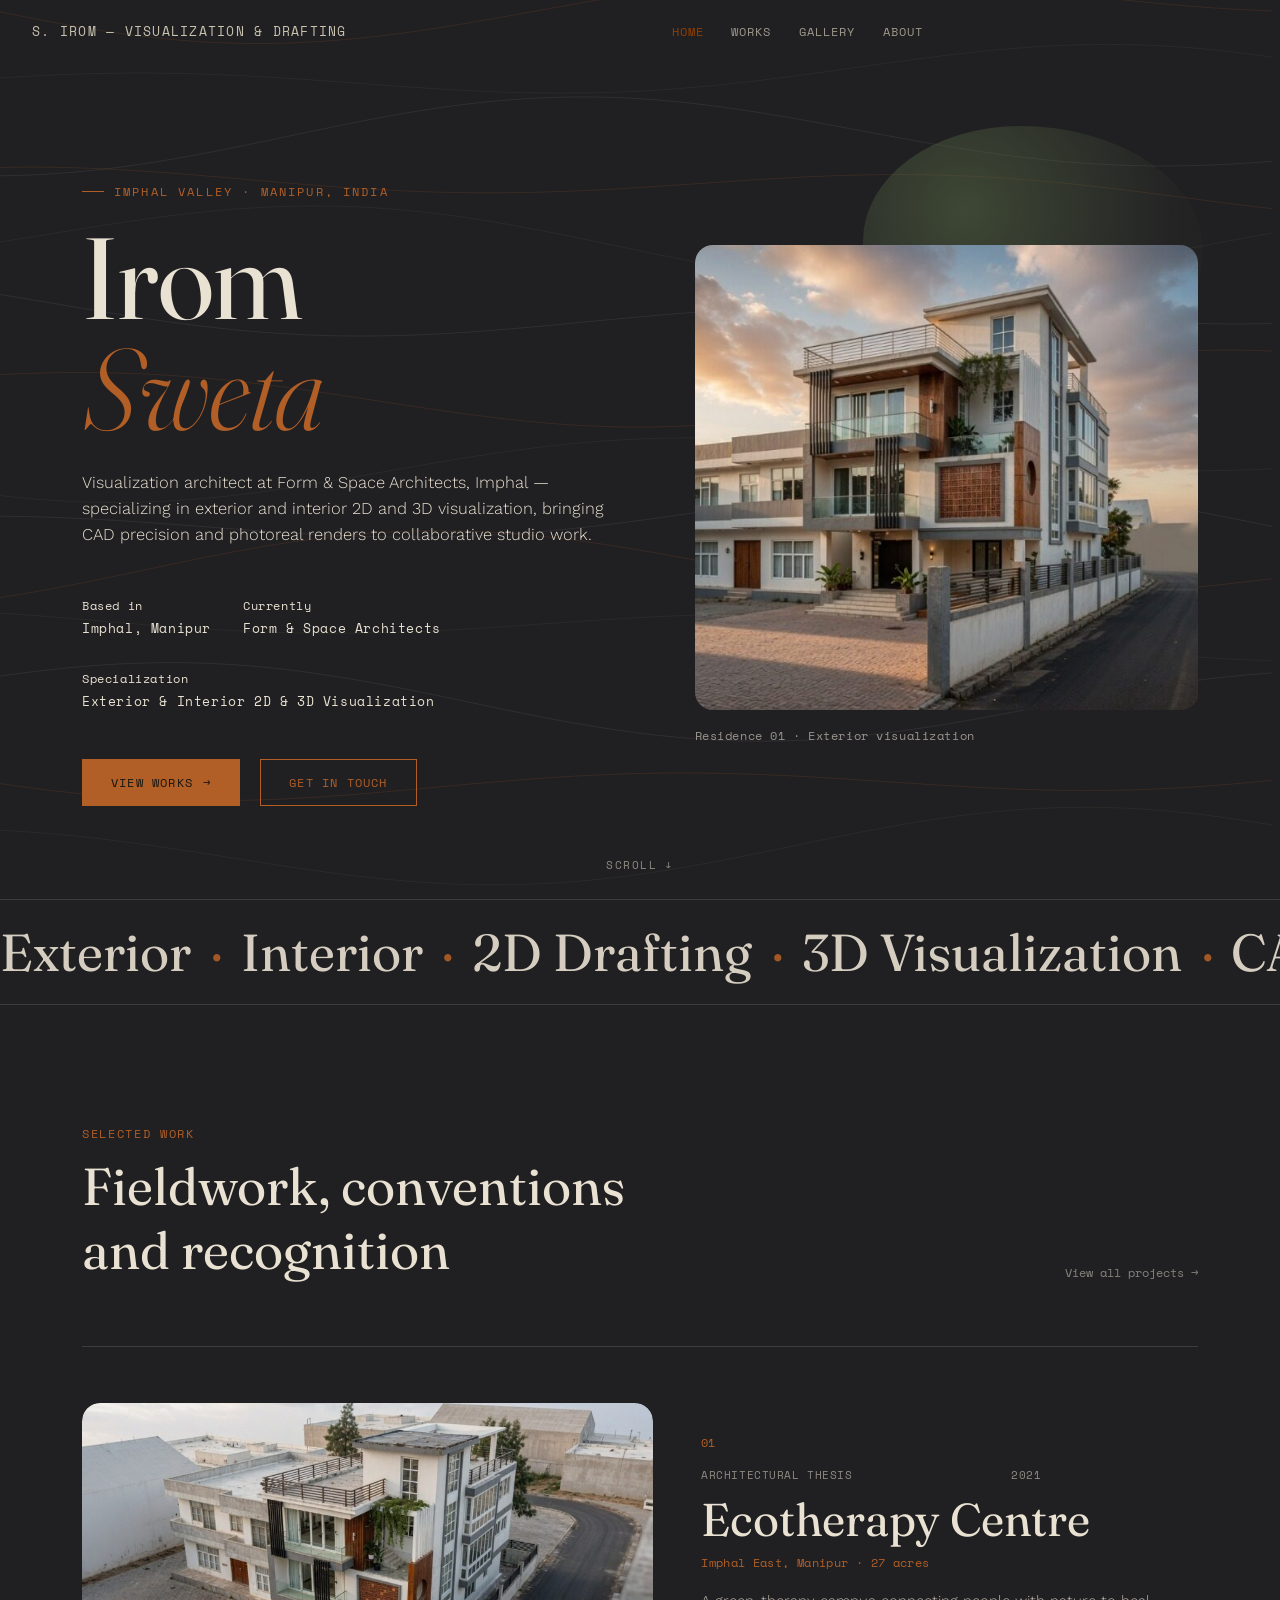
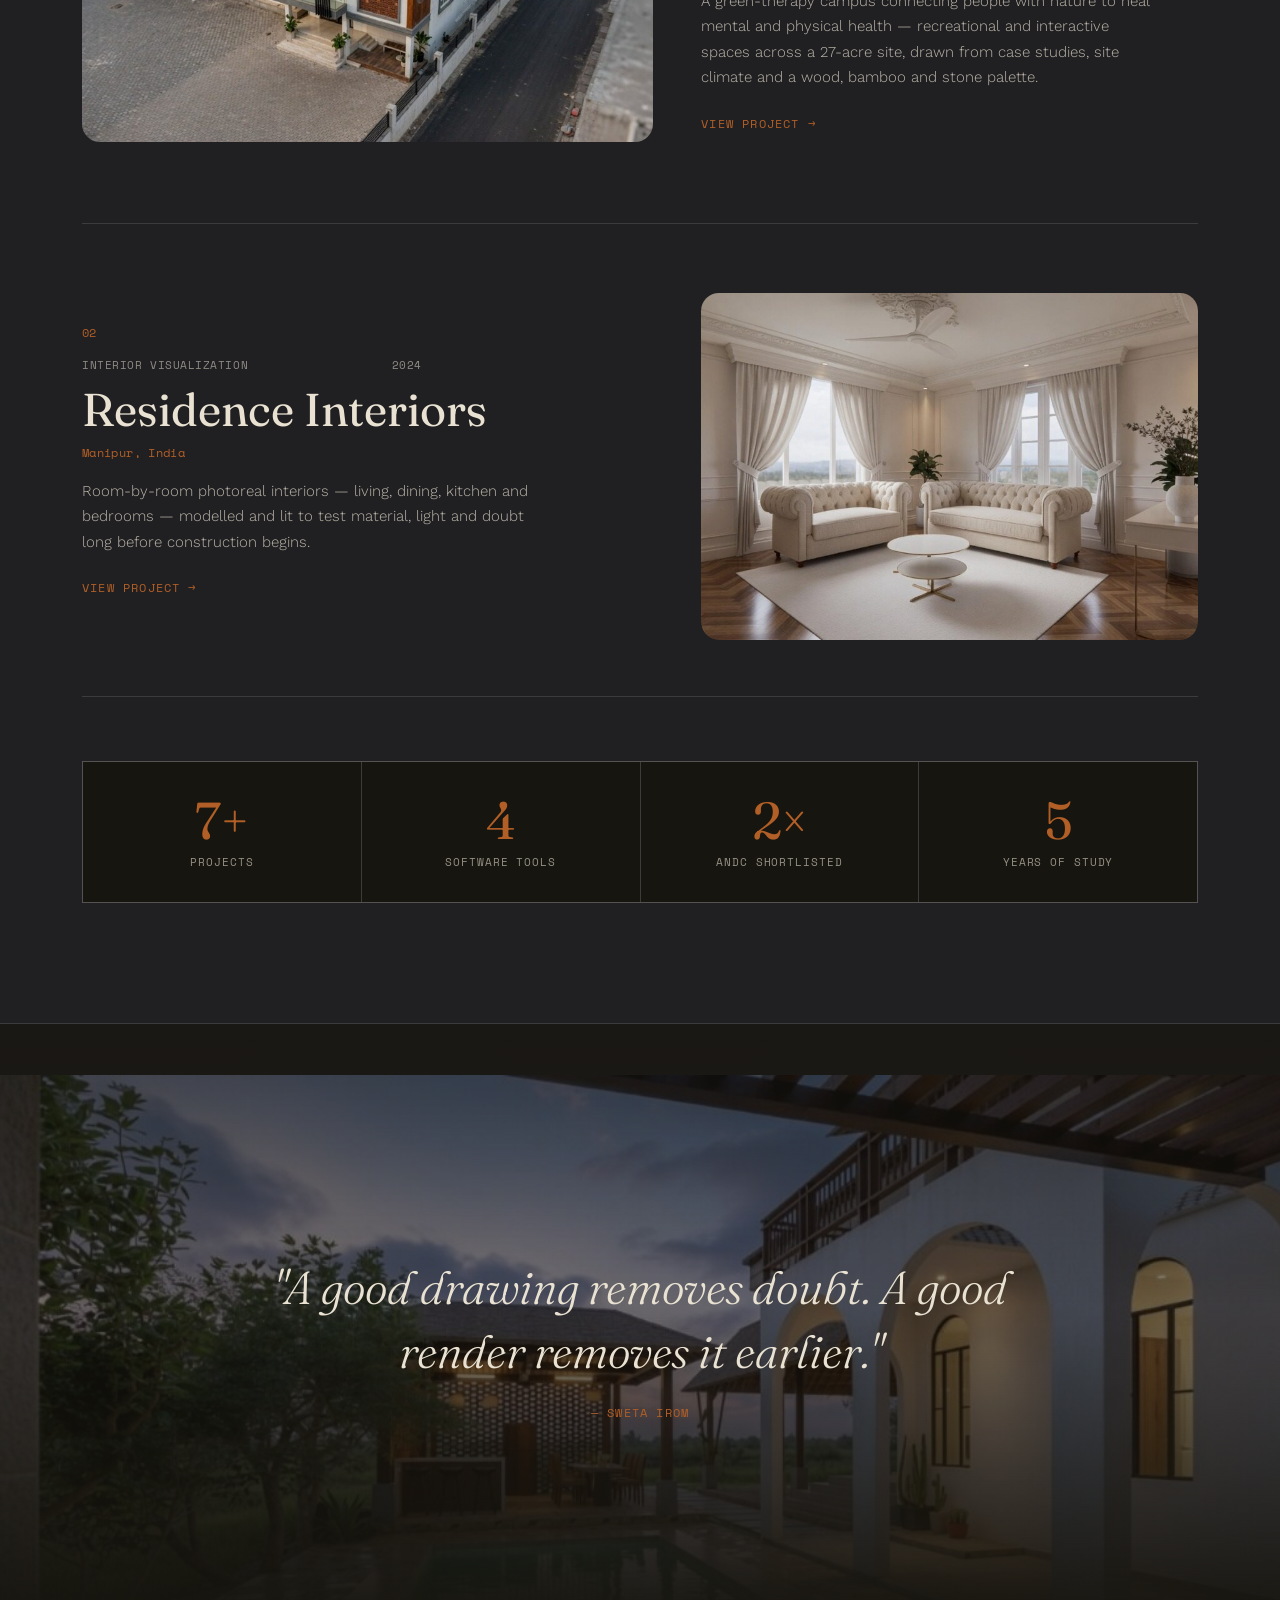
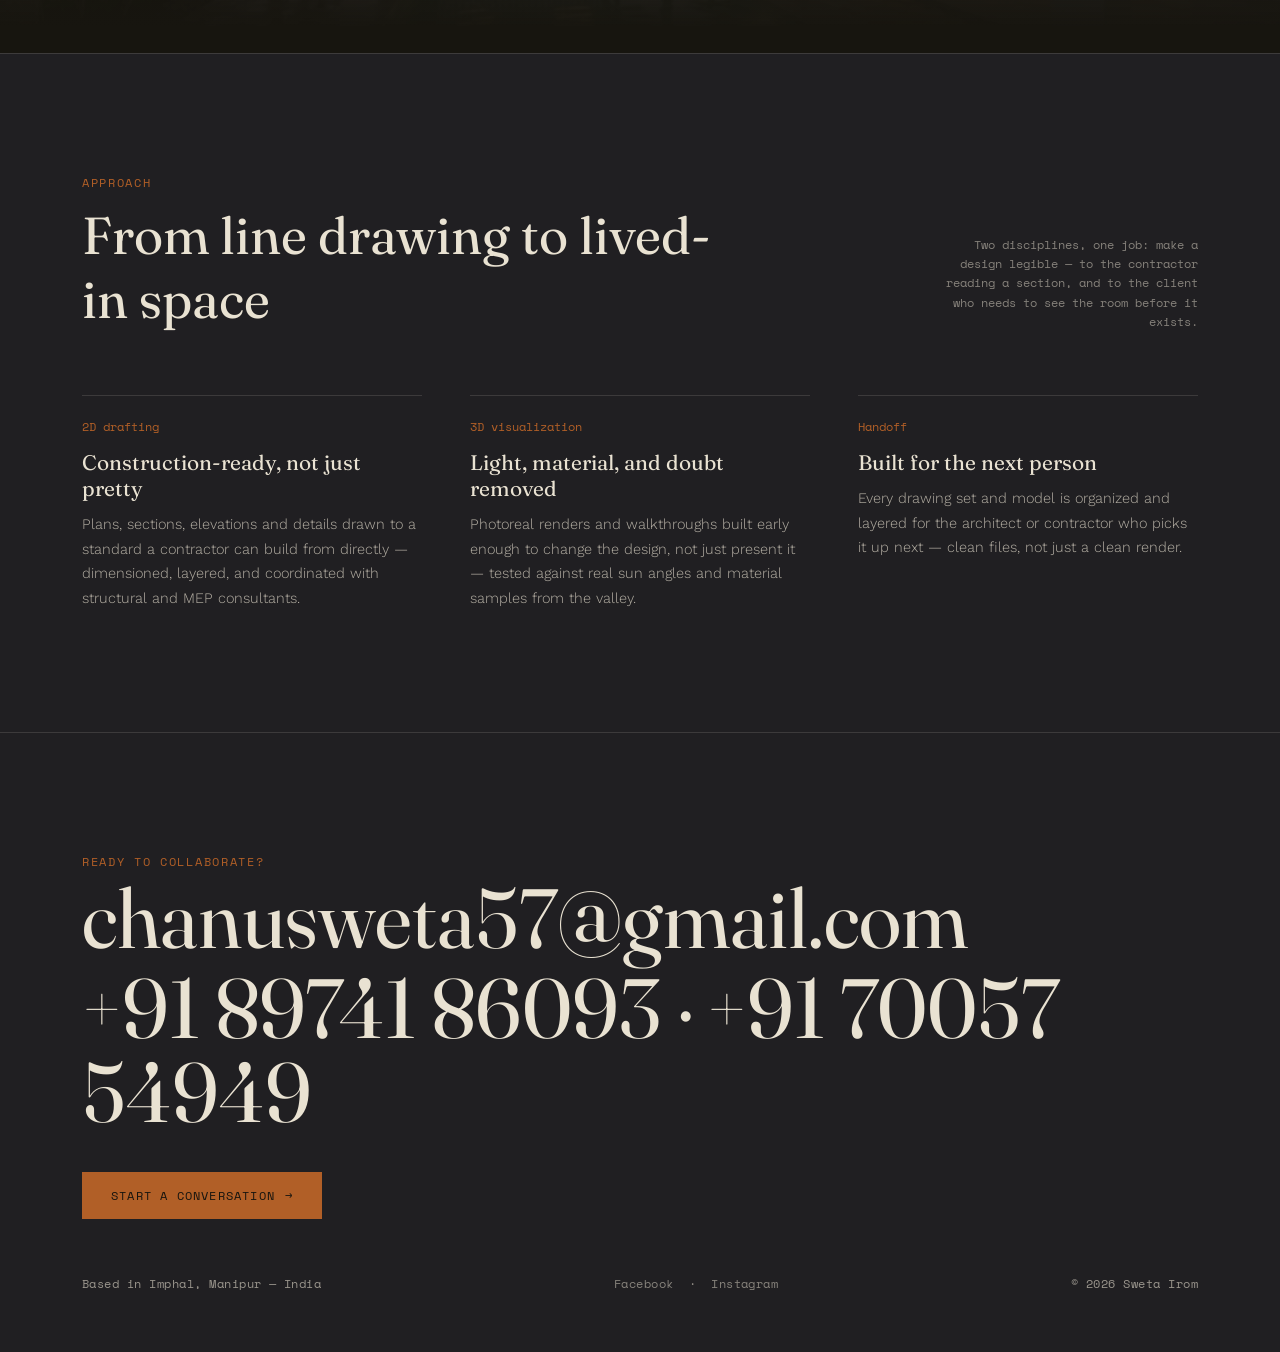
<file: index.html>
<!DOCTYPE html>
<html lang="en" data-theme="dark">
<head>
<meta charset="UTF-8">
<meta name="viewport" content="width=device-width, initial-scale=1.0">
<title>Sweta Irom — 3D Visualization & Drafting, Imphal</title>
<link rel="preconnect" href="https://fonts.googleapis.com">
<link href="https://fonts.googleapis.com/css2?family=Fraunces:opsz,wght@9..144,300;9..144,400;9..144,500;9..144,600&family=Work+Sans:wght@300;400;500;600&family=Space+Mono:wght@400;700&display=swap" rel="stylesheet">
<link rel="stylesheet" href="css/style.css">
</head>
<body>

<div class="menu-scrim" id="scrim"></div>

<header class="nav">
  <div class="nav-mark">S. IROM — VISUALIZATION &amp; DRAFTING</div>
  <nav class="nav-links">
    <a href="index.html" class="active">Home</a>
    <a href="works.html">Works</a>
    <a href="gallery.html">Gallery</a>
    <a href="about.html">About</a>
  </nav>
  <div class="nav-controls">
    <button class="menu-toggle" id="menuToggle" aria-label="Open menu">MENU</button>
  </div>
</header>

<nav class="mobile-menu" id="mobileMenu">
  <a href="index.html" class="active">Home</a>
  <a href="works.html">Works</a>
  <a href="gallery.html">Gallery</a>
  <a href="about.html">About</a>
</nav>

<!-- ==================== HERO ==================== -->
<section class="hero hero--home">
  <canvas id="contour"></canvas>
  <div class="blob b1"></div>
  <div class="blob b2"></div>
  <div class="wrap hero-grid">
    <div class="hero-content">
      <div class="eyebrow reveal">Imphal Valley &middot; Manipur, India</div>
      <h1 class="name hero-name">
        <span class="line"><span class="line-in">Irom</span></span>
        <span class="line"><em class="line-in">Sweta</em></span>
      </h1>
      <p class="hero-sub reveal">Visualization architect at Form &amp; Space Architects, Imphal — specializing in exterior and interior 2D and 3D visualization, bringing CAD precision and photoreal renders to collaborative studio work.</p>
      <div class="hero-meta reveal">
        <div>Based in<span>Imphal, Manipur</span></div>
        <div>Currently<span>Form &amp; Space Architects</span></div>
        <div>Specialization<span>Exterior &amp; Interior 2D &amp; 3D Visualization</span></div>
      </div>
      <div class="cta-row reveal">
        <a href="works.html" class="btn btn-primary">View Works <span class="arrow">&rarr;</span></a>
        <a href="about.html#contact" class="btn">Get in Touch</a>
      </div>
    </div>
    <figure class="hero-figure">
      <div class="mask-reveal">
        <img src="images/gallery/ext-04.jpg" alt="Residence exterior visualization" data-parallax="0.12" loading="eager">
      </div>
      <figcaption>Residence 01 &middot; Exterior visualization</figcaption>
    </figure>
  </div>
  <div class="hero-scroll">Scroll <span>&darr;</span></div>
</section>

<!-- ==================== MARQUEE ==================== -->
<div class="marquee" aria-hidden="true">
  <div class="marquee-track">
    <span>Exterior <em>&middot;</em> Interior <em>&middot;</em> 2D Drafting <em>&middot;</em> 3D Visualization <em>&middot;</em> CAD <em>&middot;</em> Lumion Renders <em>&middot;</em> Walkthroughs <em>&middot;</em> </span>
    <span>Exterior <em>&middot;</em> Interior <em>&middot;</em> 2D Drafting <em>&middot;</em> 3D Visualization <em>&middot;</em> CAD <em>&middot;</em> Lumion Renders <em>&middot;</em> Walkthroughs <em>&middot;</em> </span>
  </div>
</div>

<!-- ==================== FEATURED WORKS ==================== -->
<section>
  <div class="wrap">
    <div class="section-head reveal">
      <div>
        <div class="section-label">Selected Work</div>
        <h2 class="section-title">Fieldwork, conventions and recognition</h2>
      </div>
      <a href="works.html" class="section-note" style="text-decoration:none;">View all projects &rarr;</a>
    </div>

    <div class="feature-list">
      <a class="feature-row reveal" href="gallery.html">
        <div class="feature-media"><div class="mask-reveal"><img src="images/gallery/ext-01.jpg" alt="Residence exterior" data-parallax="0.08" loading="lazy"></div></div>
        <div class="feature-body">
          <div class="feature-index">01</div>
          <div class="feature-top"><span>ARCHITECTURAL THESIS</span><span>2021</span></div>
          <h3 class="feature-name">Ecotherapy Centre</h3>
          <div class="feature-loc">Imphal East, Manipur &middot; 27 acres</div>
          <p class="feature-desc">A green-therapy campus connecting people with nature to heal mental and physical health — recreational and interactive spaces across a 27-acre site, drawn from case studies, site climate and a wood, bamboo and stone palette.</p>
          <span class="feature-cta">View project <span class="arrow">&rarr;</span></span>
        </div>
      </a>
      <a class="feature-row feature-row--rev reveal" href="gallery.html">
        <div class="feature-media"><div class="mask-reveal"><img src="images/gallery/living-01.jpg" alt="Interior visualization" data-parallax="0.08" loading="lazy"></div></div>
        <div class="feature-body">
          <div class="feature-index">02</div>
          <div class="feature-top"><span>INTERIOR VISUALIZATION</span><span>2024</span></div>
          <h3 class="feature-name">Residence Interiors</h3>
          <div class="feature-loc">Manipur, India</div>
          <p class="feature-desc">Room-by-room photoreal interiors — living, dining, kitchen and bedrooms — modelled and lit to test material, light and doubt long before construction begins.</p>
          <span class="feature-cta">View project <span class="arrow">&rarr;</span></span>
        </div>
      </a>
    </div>

    <!-- Stats -->
    <div class="stat-strip reveal">
      <div class="stat-cell">
        <div class="stat-num">7+</div>
        <div class="stat-label">Projects</div>
      </div>
      <div class="stat-cell">
        <div class="stat-num">4</div>
        <div class="stat-label">Software Tools</div>
      </div>
      <div class="stat-cell">
        <div class="stat-num">2&times;</div>
        <div class="stat-label">ANDC Shortlisted</div>
      </div>
      <div class="stat-cell">
        <div class="stat-num">5</div>
        <div class="stat-label">Years of Study</div>
      </div>
    </div>
  </div>
</section>

<!-- ==================== SHOWCASE ==================== -->
<section class="showcase">
  <div class="showcase-media">
    <img src="images/gallery/ext-09.jpg" alt="Farm house pool and courtyard visualization" data-parallax="0.18" loading="lazy">
  </div>
  <div class="wrap showcase-inner">
    <p class="showcase-quote reveal">"A good drawing removes doubt. A good render removes it earlier."</p>
    <div class="showcase-attr reveal">— Sweta Irom</div>
  </div>
</section>

<!-- ==================== APPROACH PREVIEW ==================== -->
<section>
  <div class="wrap">
    <div class="section-head reveal">
      <div>
        <div class="section-label">Approach</div>
        <h2 class="section-title">From line drawing to lived-in space</h2>
      </div>
      <div class="section-note">Two disciplines, one job: make a design legible — to the contractor reading a section, and to the client who needs to see the room before it exists.</div>
    </div>

    <div class="approach-grid">
      <div class="approach-item reveal">
        <div class="approach-num">2D drafting</div>
        <h3>Construction-ready, not just pretty</h3>
        <p>Plans, sections, elevations and details drawn to a standard a contractor can build from directly — dimensioned, layered, and coordinated with structural and MEP consultants.</p>
      </div>
      <div class="approach-item reveal">
        <div class="approach-num">3D visualization</div>
        <h3>Light, material, and doubt removed</h3>
        <p>Photoreal renders and walkthroughs built early enough to change the design, not just present it — tested against real sun angles and material samples from the valley.</p>
      </div>
      <div class="approach-item reveal">
        <div class="approach-num">Handoff</div>
        <h3>Built for the next person</h3>
        <p>Every drawing set and model is organized and layered for the architect or contractor who picks it up next — clean files, not just a clean render.</p>
      </div>
    </div>
  </div>
</section>

<!-- ==================== FOOTER / CTA ==================== -->
<footer class="contact" id="contact">
  <div class="wrap contact-inner">
    <div class="section-label reveal">Ready to collaborate?</div>
    <h2 class="reveal"><a href="mailto:chanusweta57@gmail.com">chanusweta57@gmail.com</a></h2>
    <h2 class="reveal">+91 89741 86093 &middot; +91 70057 54949</h2>

    <div class="cta-row reveal" style="margin-top:32px;">
      <a href="about.html#contact" class="btn btn-primary">Start a Conversation <span class="arrow">&rarr;</span></a>
    </div>

    <div class="contact-bottom">
      <span>Based in Imphal, Manipur — India</span>
      <span><a href="https://www.facebook.com/sweta.chanu" target="_blank" rel="noopener">Facebook</a> &nbsp;&middot;&nbsp; <a href="https://www.instagram.com/___swe_t___" target="_blank" rel="noopener">Instagram</a></span>
      <span>&copy; 2026 Sweta Irom</span>
    </div>
  </div>
</footer>

<script src="js/main.js"></script>
</body>
</html>
</file>
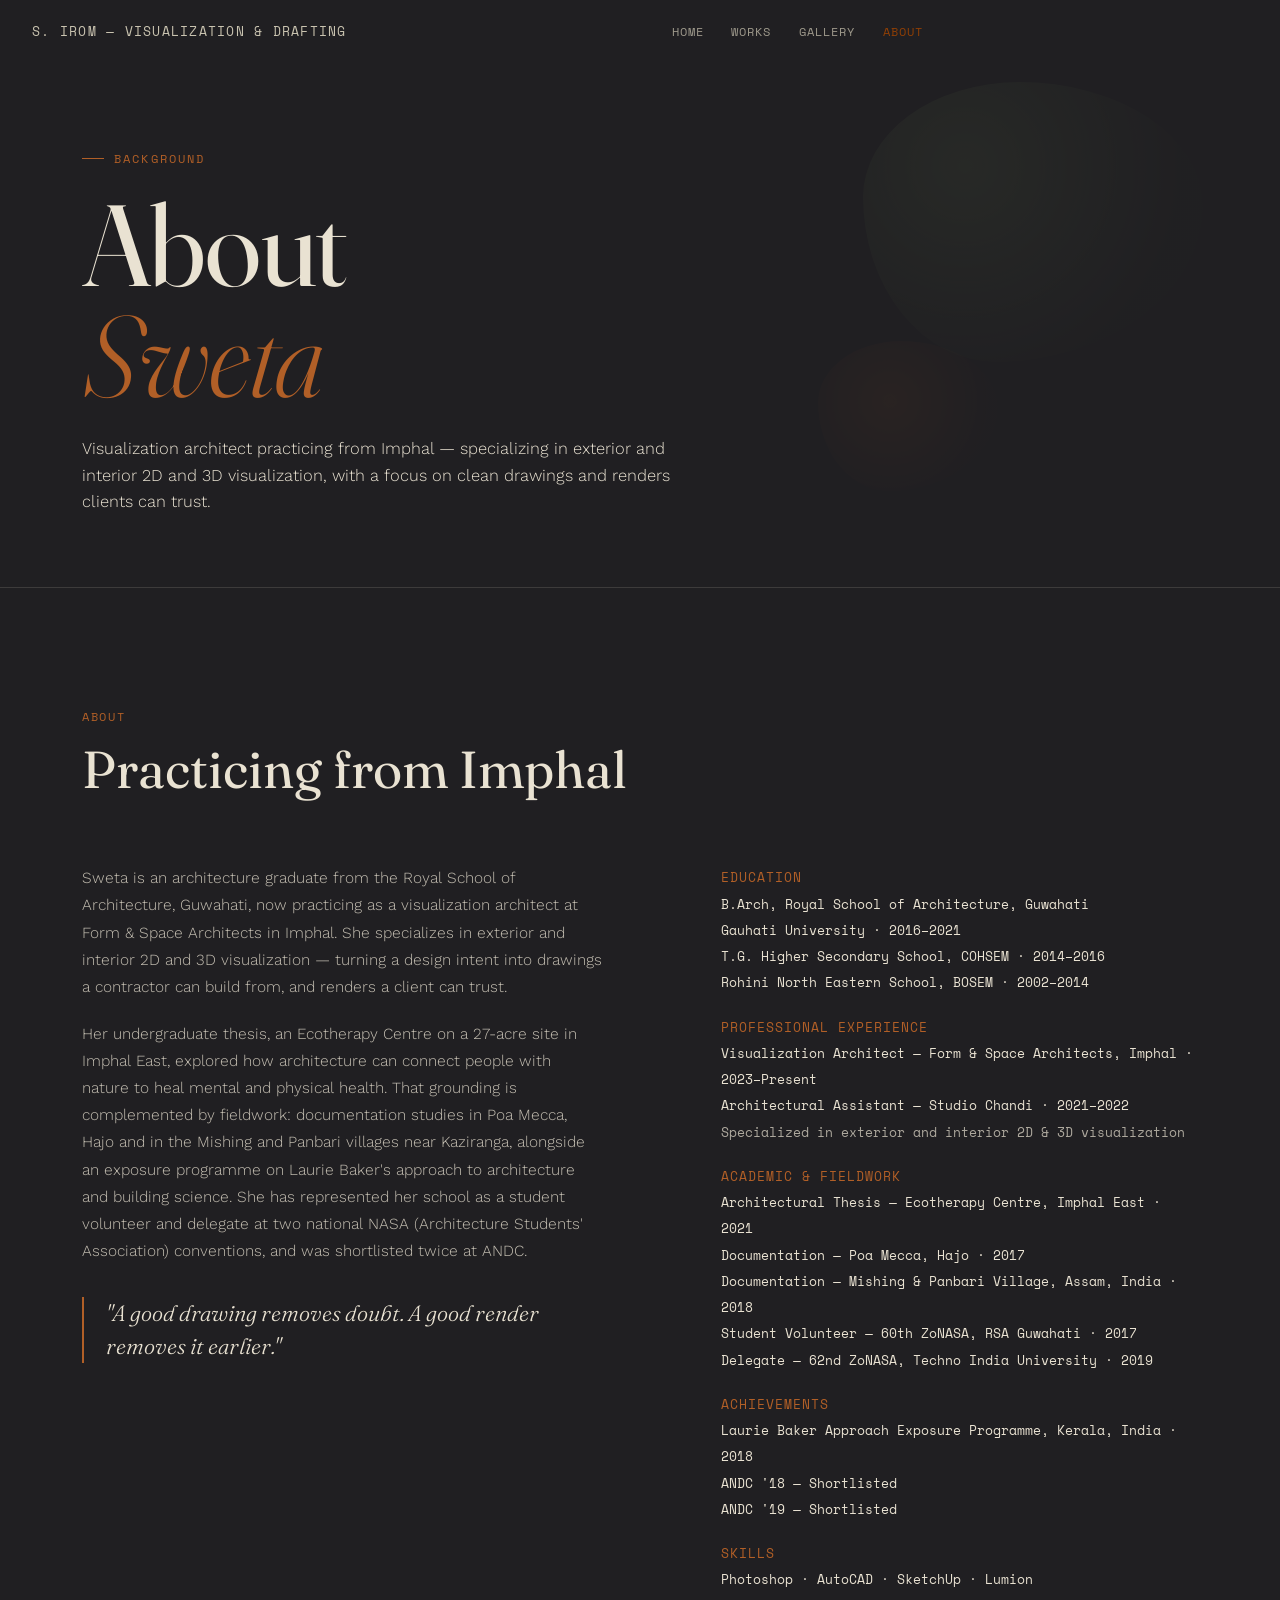
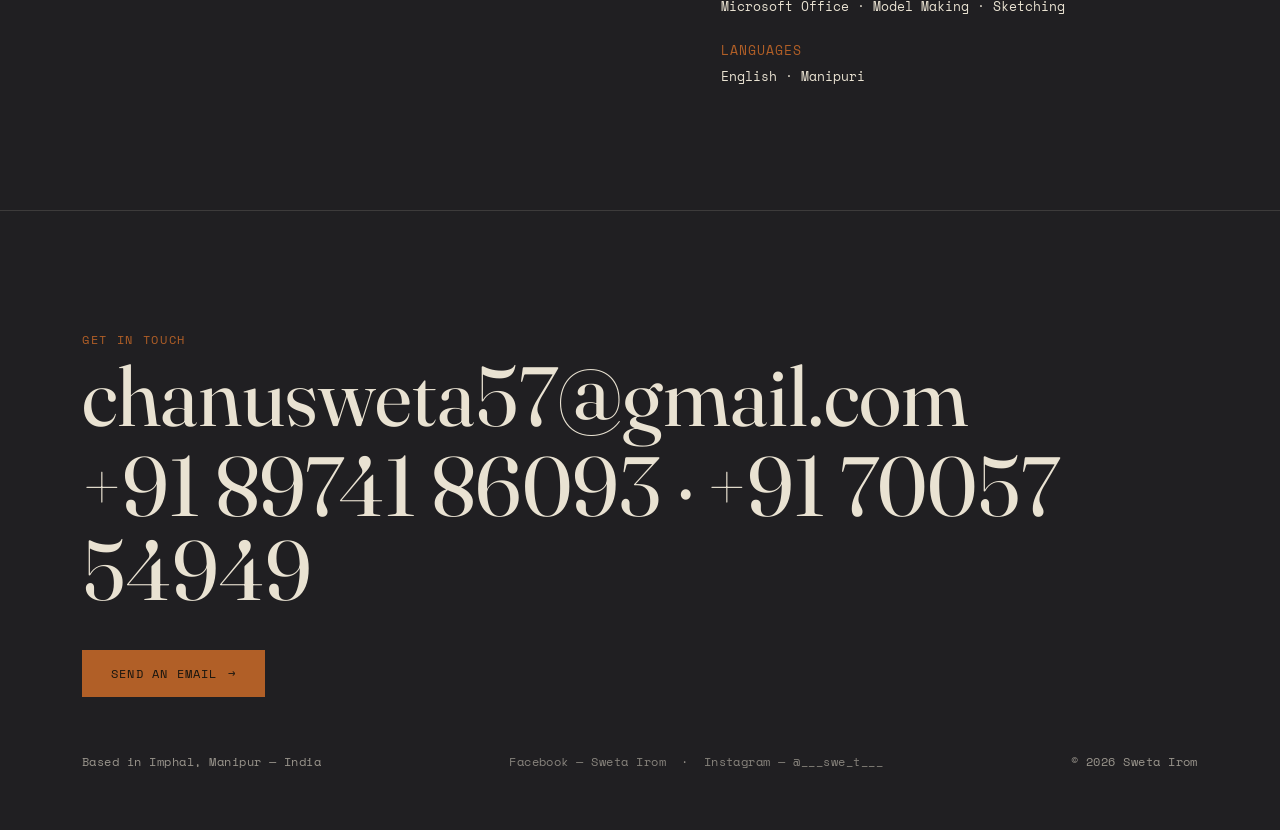
<file: about.html>
<!DOCTYPE html>
<html lang="en" data-theme="dark">
<head>
<meta charset="UTF-8">
<meta name="viewport" content="width=device-width, initial-scale=1.0">
<title>About — Sweta Irom</title>
<link rel="preconnect" href="https://fonts.googleapis.com">
<link href="https://fonts.googleapis.com/css2?family=Fraunces:opsz,wght@9..144,300;9..144,400;9..144,500;9..144,600&family=Work+Sans:wght@300;400;500;600&family=Space+Mono:wght@400;700&display=swap" rel="stylesheet">
<link rel="stylesheet" href="css/style.css">
</head>
<body>

<div class="menu-scrim" id="scrim"></div>

<header class="nav">
  <div class="nav-mark">S. IROM — VISUALIZATION &amp; DRAFTING</div>
  <nav class="nav-links">
    <a href="index.html">Home</a>
    <a href="works.html">Works</a>
    <a href="gallery.html">Gallery</a>
    <a href="about.html" class="active">About</a>
  </nav>
  <div class="nav-controls">
    <button class="menu-toggle" id="menuToggle" aria-label="Open menu">MENU</button>
  </div>
</header>

<nav class="mobile-menu" id="mobileMenu">
  <a href="index.html">Home</a>
  <a href="works.html">Works</a>
  <a href="gallery.html">Gallery</a>
  <a href="about.html" class="active">About</a>
</nav>

<!-- ==================== PAGE HEADER ==================== -->
<div class="page-header">
  <div class="blob b1" style="opacity:0.25;"></div>
  <div class="blob b2" style="opacity:0.2;"></div>
  <div class="wrap page-header-content">
    <div class="eyebrow reveal">Background</div>
    <h1 class="name hero-name page-hero-name">
      <span class="line"><span class="line-in">About</span></span>
      <span class="line"><em class="line-in">Sweta</em></span>
    </h1>
    <p class="hero-sub reveal">Visualization architect practicing from Imphal — specializing in exterior and interior 2D and 3D visualization, with a focus on clean drawings and renders clients can trust.</p>
  </div>
</div>

<!-- ==================== BIO ==================== -->
<section id="bio">
  <div class="wrap">
    <div class="section-head reveal">
      <div>
        <div class="section-label">About</div>
        <h2 class="section-title">Practicing from Imphal</h2>
      </div>
    </div>

    <div class="about-grid">
      <div class="about-bio reveal">
        <p>Sweta is an architecture graduate from the Royal School of Architecture, Guwahati, now practicing as a visualization architect at Form &amp; Space Architects in Imphal. She specializes in exterior and interior 2D and 3D visualization — turning a design intent into drawings a contractor can build from, and renders a client can trust.</p>
        <p>Her undergraduate thesis, an Ecotherapy Centre on a 27-acre site in Imphal East, explored how architecture can connect people with nature to heal mental and physical health. That grounding is complemented by fieldwork: documentation studies in Poa Mecca, Hajo and in the Mishing and Panbari villages near Kaziranga, alongside an exposure programme on Laurie Baker's approach to architecture and building science. She has represented her school as a student volunteer and delegate at two national NASA (Architecture Students' Association) conventions, and was shortlisted twice at ANDC.</p>
        <blockquote class="quote">"A good drawing removes doubt. A good render removes it earlier."</blockquote>
      </div>

      <div class="credentials reveal">
        <span class="cred-label">EDUCATION</span>
        B.Arch, Royal School of Architecture, Guwahati<br>
        Gauhati University &middot; 2016&ndash;2021<br>
        T.G. Higher Secondary School, COHSEM &middot; 2014&ndash;2016<br>
        Rohini North Eastern School, BOSEM &middot; 2002&ndash;2014

        <span class="cred-label">PROFESSIONAL EXPERIENCE</span>
        Visualization Architect — <a href="https://formnspaceimphal.com/" target="_blank" rel="noopener">Form &amp; Space Architects</a>, Imphal &middot; 2023&ndash;Present<br>
        Architectural Assistant — Studio Chandi &middot; 2021&ndash;2022<br>
        <span style="opacity:0.7;">Specialized in exterior and interior 2D &amp; 3D visualization</span>

        <span class="cred-label">ACADEMIC &amp; FIELDWORK</span>
        Architectural Thesis — Ecotherapy Centre, Imphal East &middot; 2021<br>
        Documentation — Poa Mecca, Hajo &middot; 2017<br>
        Documentation — Mishing &amp; Panbari Village, Assam, India &middot; 2018<br>
        Student Volunteer — 60th ZoNASA, RSA Guwahati &middot; 2017<br>
        Delegate — 62nd ZoNASA, Techno India University &middot; 2019

        <span class="cred-label">ACHIEVEMENTS</span>
        Laurie Baker Approach Exposure Programme, Kerala, India &middot; 2018<br>
        ANDC '18 — Shortlisted<br>
        ANDC '19 — Shortlisted

        <span class="cred-label">SKILLS</span>
        Photoshop &middot; AutoCAD &middot; SketchUp &middot; Lumion<br>
        Microsoft Office &middot; Model Making &middot; Sketching

        <span class="cred-label">LANGUAGES</span>
        English &middot; Manipuri
      </div>
    </div>
  </div>
</section>

<!-- ==================== CONTACT ==================== -->
<footer class="contact" id="contact">
  <div class="wrap contact-inner">
    <div class="section-label reveal">Get in touch</div>
    <h2 class="reveal"><a href="mailto:chanusweta57@gmail.com">chanusweta57@gmail.com</a></h2>
    <h2 class="reveal">+91 89741 86093 &middot; +91 70057 54949</h2>

    <div class="cta-row reveal" style="margin-top:32px;">
      <a href="mailto:chanusweta57@gmail.com" class="btn btn-primary">Send an Email <span class="arrow">&rarr;</span></a>
    </div>

    <div class="contact-bottom">
      <span>Based in Imphal, Manipur — India</span>
      <span><a href="https://www.facebook.com/sweta.chanu" target="_blank" rel="noopener">Facebook — Sweta Irom</a> &nbsp;&middot;&nbsp; <a href="https://www.instagram.com/___swe_t___" target="_blank" rel="noopener">Instagram — @___swe_t___</a></span>
      <span>&copy; 2026 Sweta Irom</span>
    </div>
  </div>
</footer>

<script src="js/main.js"></script>
</body>
</html>
</file>
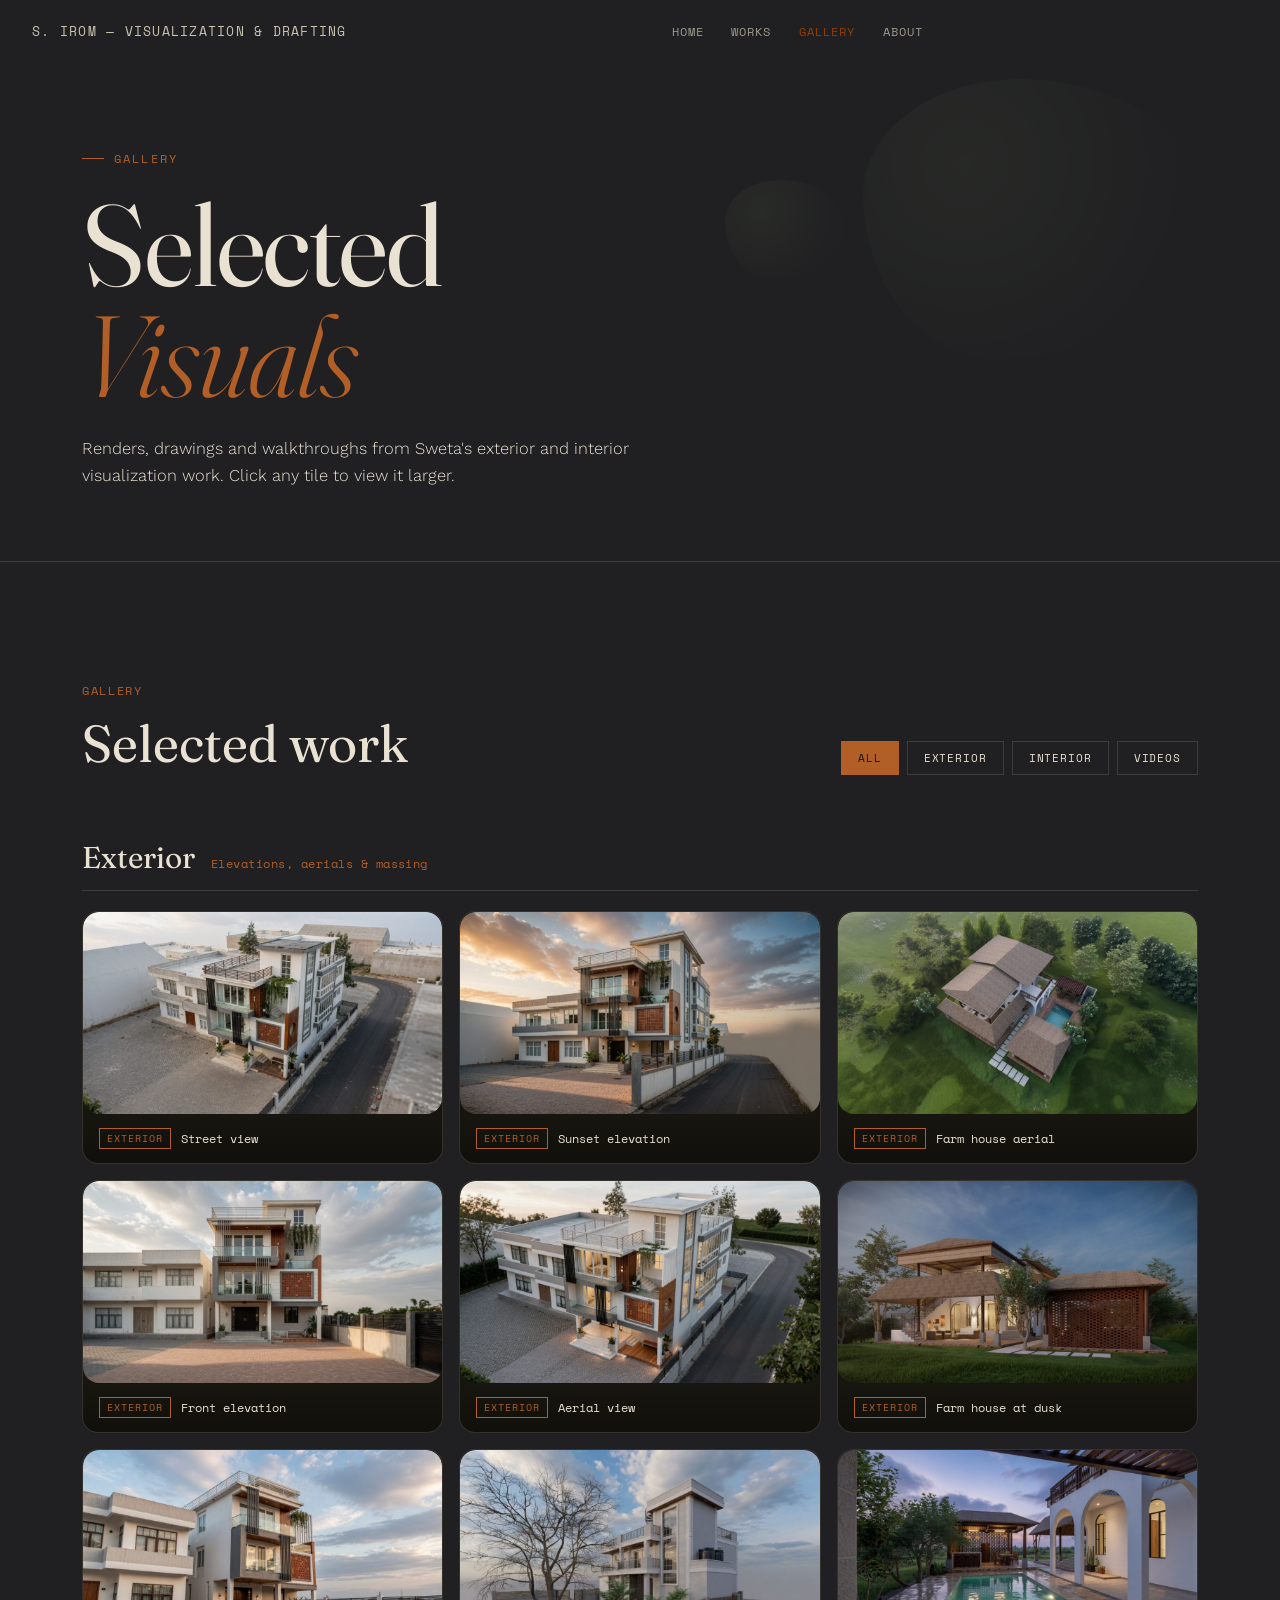
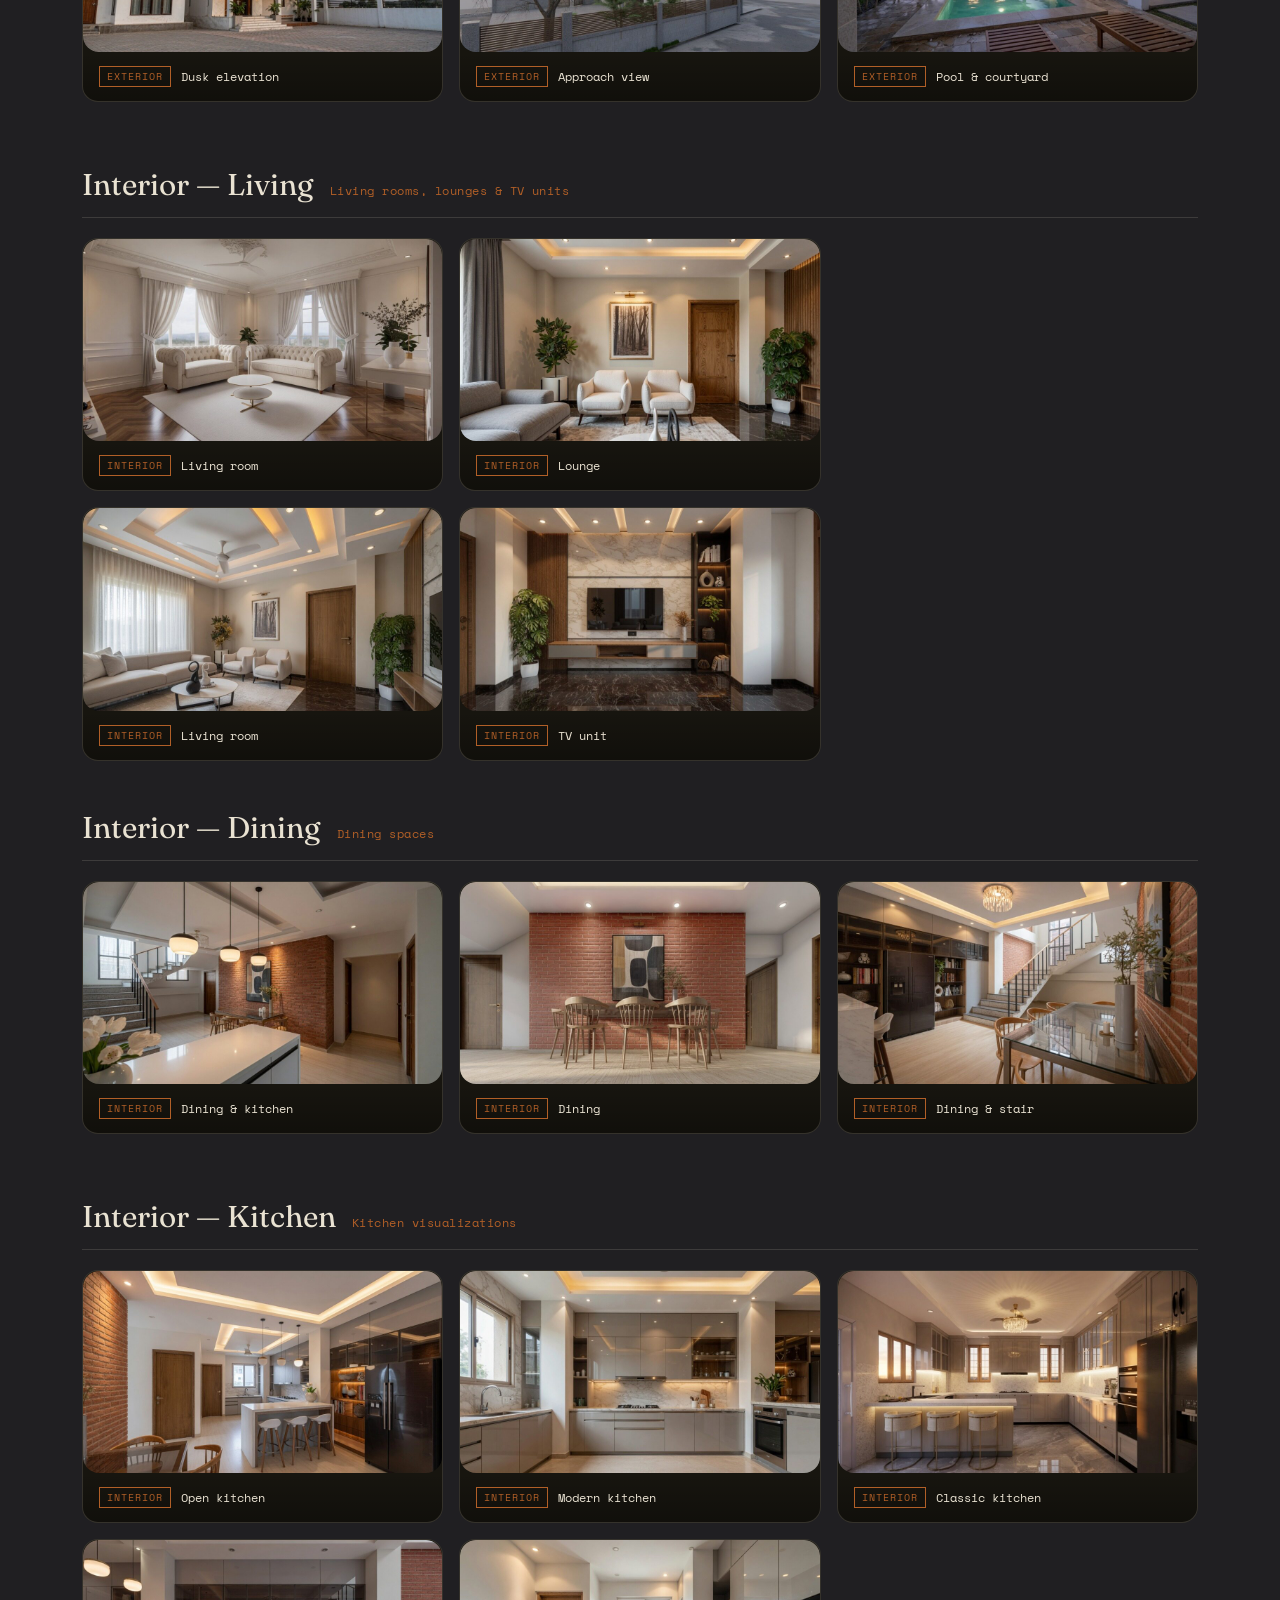
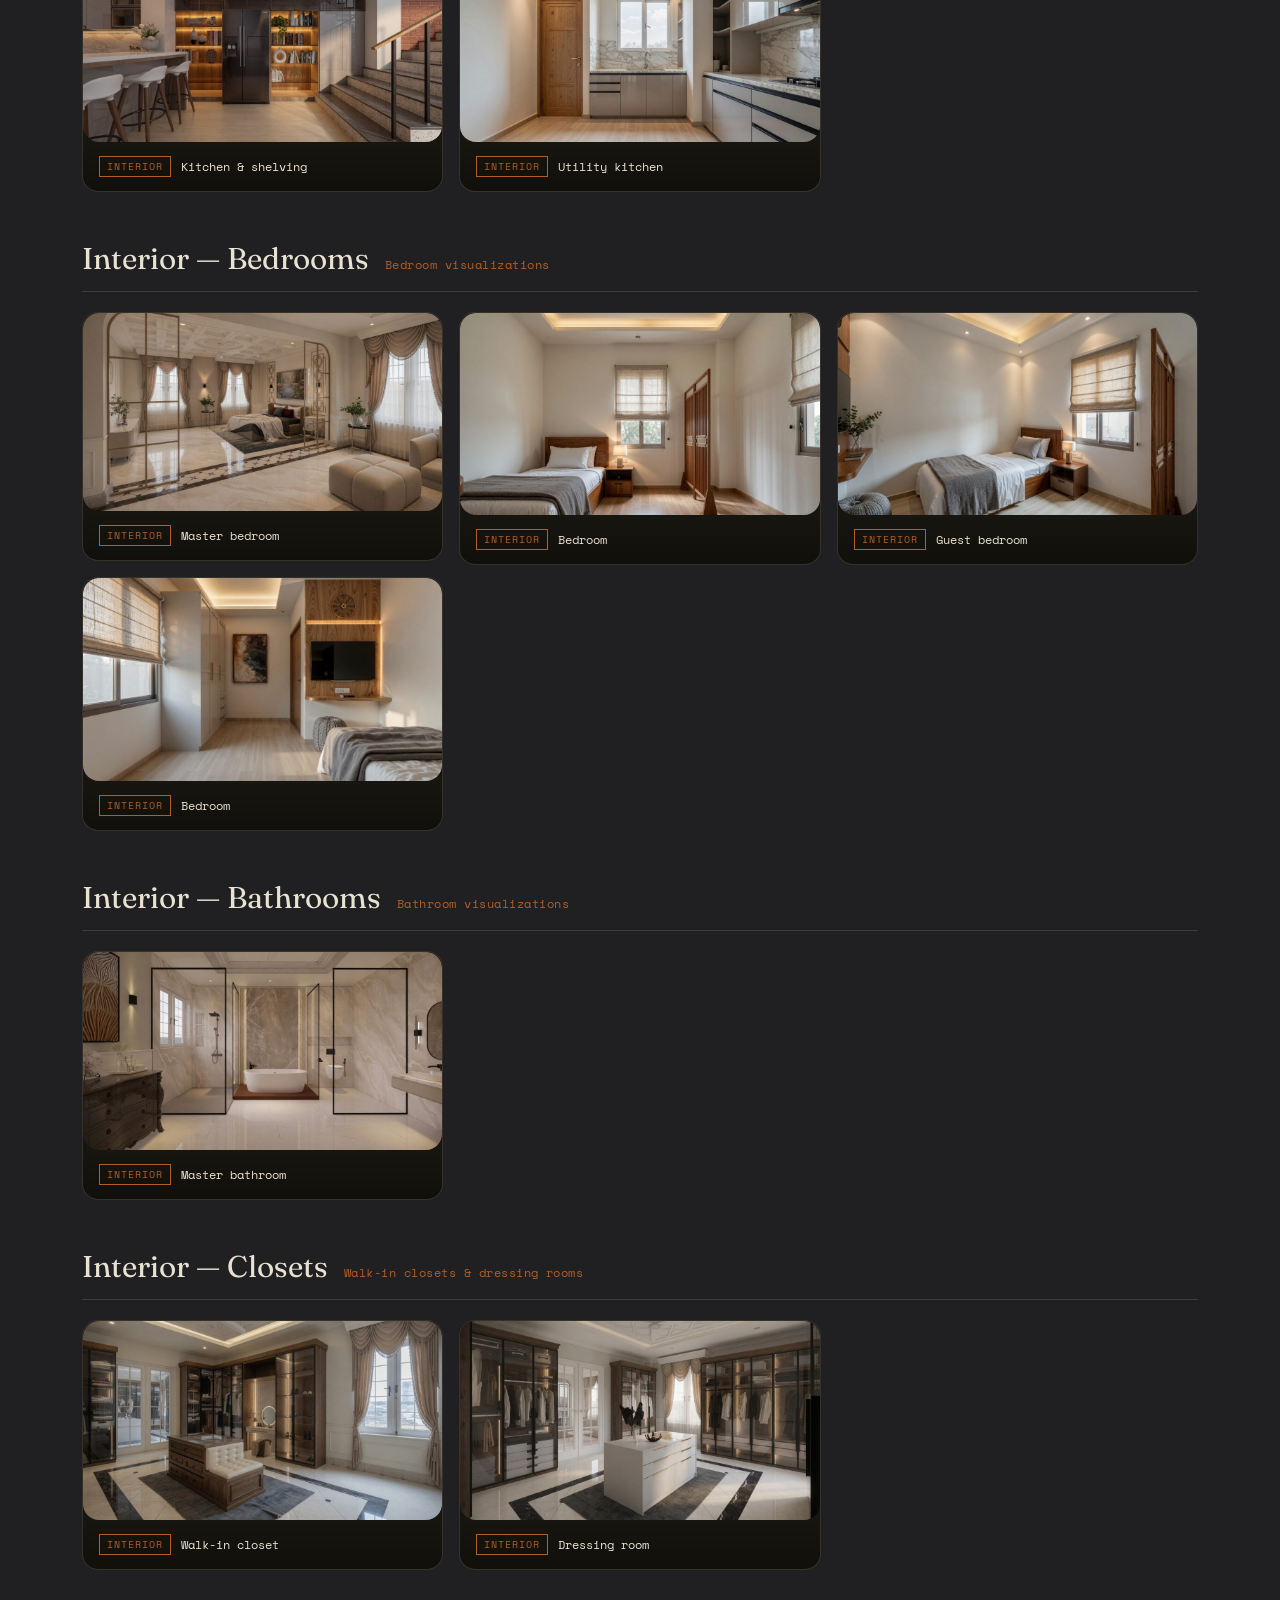
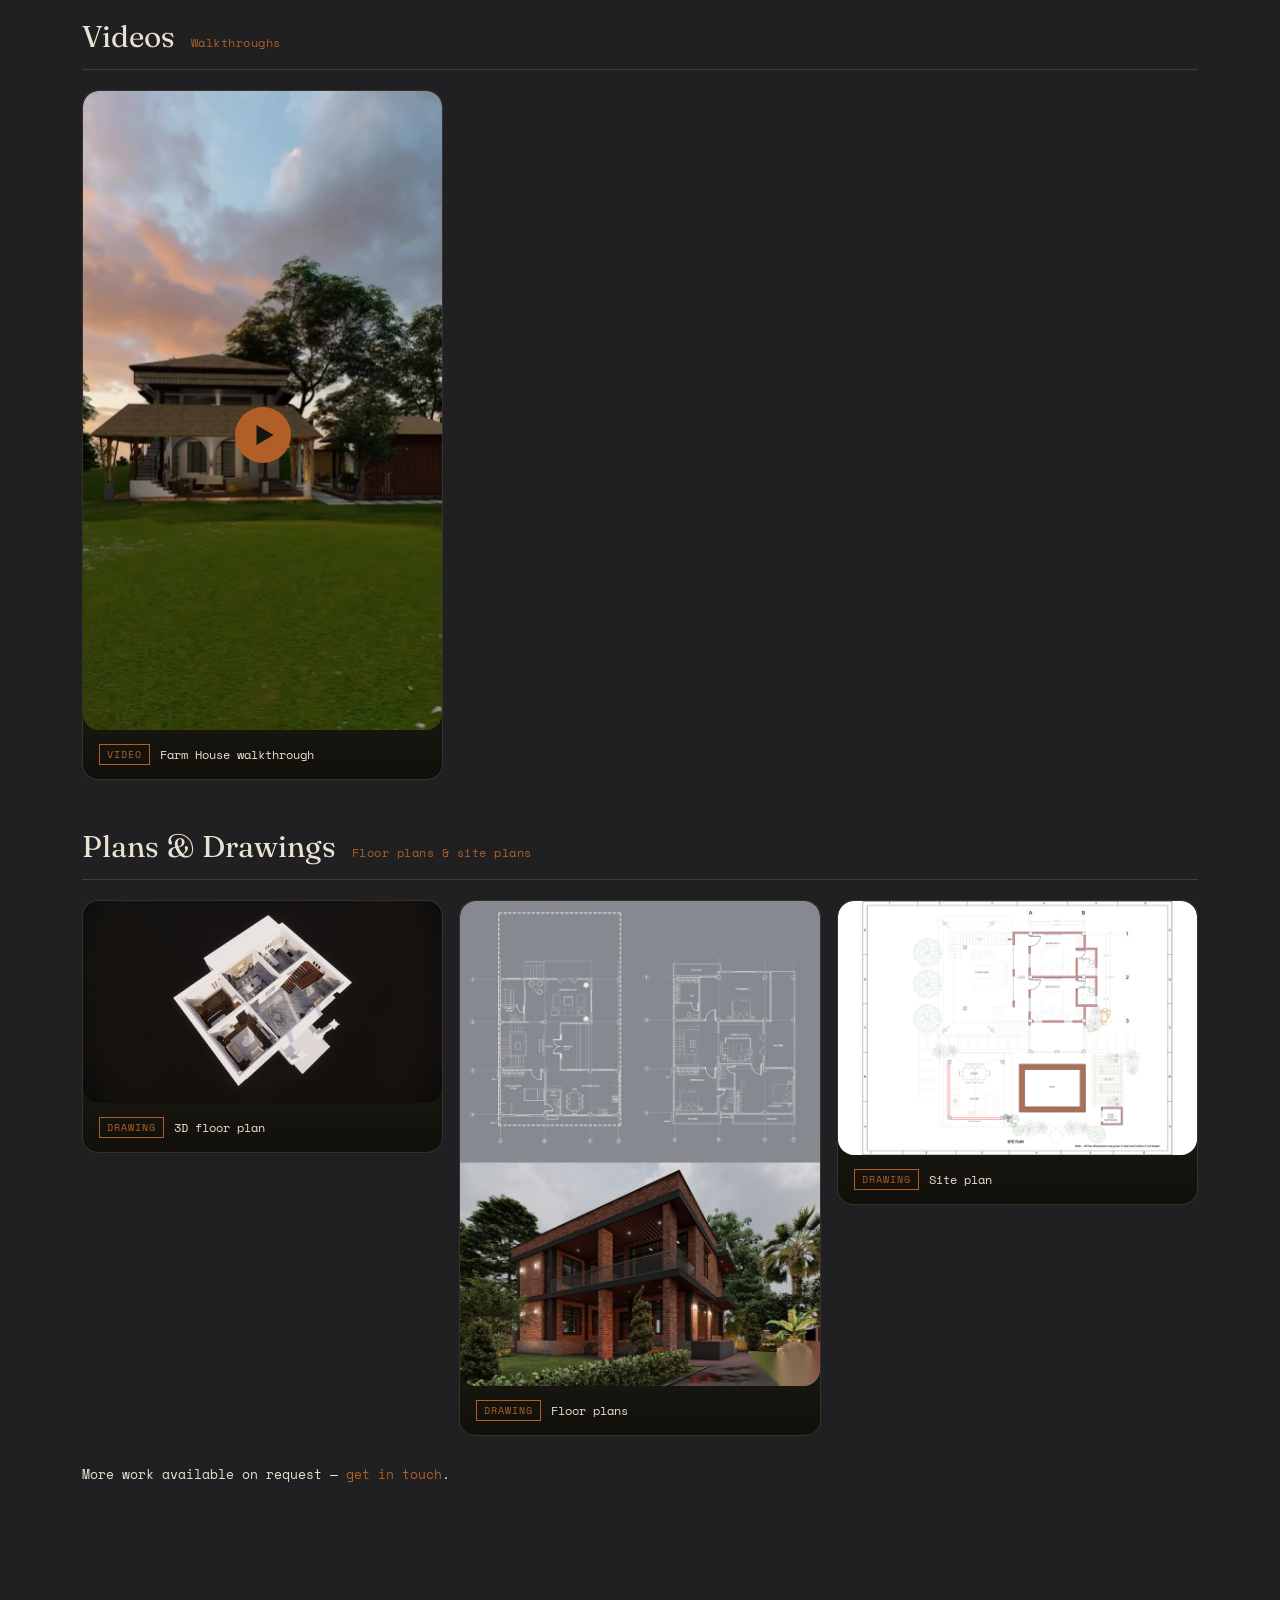
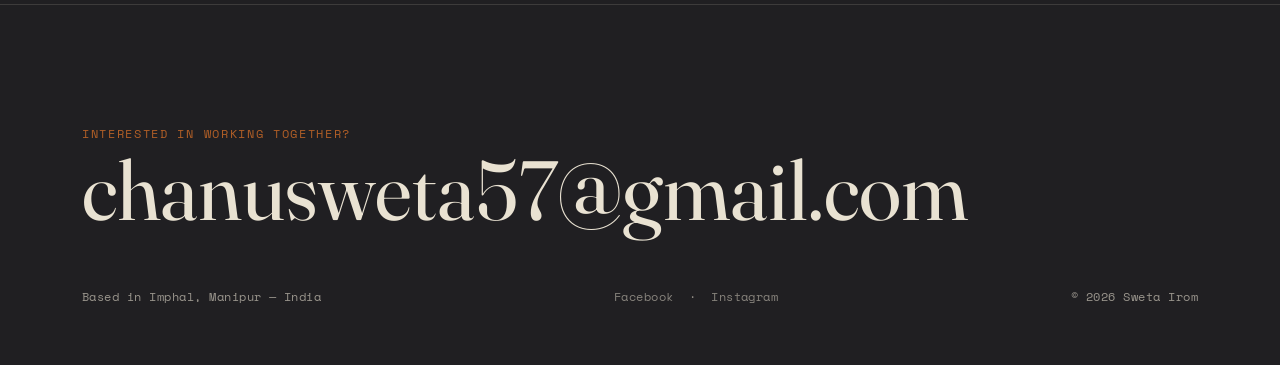
<file: gallery.html>
<!DOCTYPE html>
<html lang="en" data-theme="dark">
<head>
<meta charset="UTF-8">
<meta name="viewport" content="width=device-width, initial-scale=1.0">
<title>Gallery — Sweta Irom</title>
<link rel="preconnect" href="https://fonts.googleapis.com">
<link href="https://fonts.googleapis.com/css2?family=Fraunces:opsz,wght@9..144,300;9..144,400;9..144,500;9..144,600&family=Work+Sans:wght@300;400;500;600&family=Space+Mono:wght@400;700&display=swap" rel="stylesheet">
<link rel="stylesheet" href="css/style.css">
</head>
<body>

<div class="menu-scrim" id="scrim"></div>

<header class="nav">
  <div class="nav-mark">S. IROM — VISUALIZATION &amp; DRAFTING</div>
  <nav class="nav-links">
    <a href="index.html">Home</a>
    <a href="works.html">Works</a>
    <a href="gallery.html" class="active">Gallery</a>
    <a href="about.html">About</a>
  </nav>
  <div class="nav-controls">
    <button class="menu-toggle" id="menuToggle" aria-label="Open menu">MENU</button>
  </div>
</header>

<nav class="mobile-menu" id="mobileMenu">
  <a href="index.html">Home</a>
  <a href="works.html">Works</a>
  <a href="gallery.html" class="active">Gallery</a>
  <a href="about.html">About</a>
</nav>

<!-- ==================== PAGE HEADER ==================== -->
<div class="page-header">
  <div class="blob b1" style="opacity:0.25;"></div>
  <div class="blob b3" style="opacity:0.3;"></div>
  <div class="wrap page-header-content">
    <div class="eyebrow reveal">Gallery</div>
    <h1 class="name hero-name page-hero-name">
      <span class="line"><span class="line-in">Selected</span></span>
      <span class="line"><em class="line-in">Visuals</em></span>
    </h1>
    <p class="hero-sub reveal">Renders, drawings and walkthroughs from Sweta's exterior and interior visualization work. Click any tile to view it larger.</p>
  </div>
</div>

<!-- ==================== GALLERY ==================== -->
<section id="gallery">
  <div class="wrap">
    <div class="section-head reveal">
      <div>
        <div class="section-label">Gallery</div>
        <h2 class="section-title">Selected work</h2>
      </div>
      <div class="gallery-filters" id="galleryFilters">
        <button class="gallery-filter active" data-filter="all">All</button>
        <button class="gallery-filter" data-filter="ext">Exterior</button>
        <button class="gallery-filter" data-filter="int">Interior</button>
        <button class="gallery-filter" data-filter="video">Videos</button>
      </div>
    </div>

    <!-- ===== EXTERIOR ===== -->
    <div class="project-block reveal" data-project="exterior">
      <div class="project-head">
        <h3 class="project-title">Exterior</h3>
        <div class="project-meta">Elevations, aerials &amp; massing</div>
      </div>
      <div class="gallery-grid">
        <figure class="gallery-item" data-type="ext">
          <img src="images/gallery/ext-01.jpg" alt="Residence — street view" loading="lazy">
          <figcaption><span class="gallery-tag">EXTERIOR</span> Street view</figcaption>
        </figure>
        <figure class="gallery-item" data-type="ext">
          <img src="images/gallery/ext-02.jpg" alt="Residence — front elevation" loading="lazy">
          <figcaption><span class="gallery-tag">EXTERIOR</span> Front elevation</figcaption>
        </figure>
        <figure class="gallery-item" data-type="ext">
          <img src="images/gallery/ext-03.jpg" alt="Residence — dusk elevation" loading="lazy">
          <figcaption><span class="gallery-tag">EXTERIOR</span> Dusk elevation</figcaption>
        </figure>
        <figure class="gallery-item" data-type="ext">
          <img src="images/gallery/ext-04.jpg" alt="Residence — sunset elevation" loading="lazy">
          <figcaption><span class="gallery-tag">EXTERIOR</span> Sunset elevation</figcaption>
        </figure>
        <figure class="gallery-item" data-type="ext">
          <img src="images/gallery/ext-05.jpg" alt="Residence — aerial view" loading="lazy">
          <figcaption><span class="gallery-tag">EXTERIOR</span> Aerial view</figcaption>
        </figure>
        <figure class="gallery-item" data-type="ext">
          <img src="images/gallery/ext-06.jpg" alt="Residence — approach view" loading="lazy">
          <figcaption><span class="gallery-tag">EXTERIOR</span> Approach view</figcaption>
        </figure>
        <figure class="gallery-item" data-type="ext">
          <img src="images/gallery/ext-07.jpg" alt="Farm House — aerial view" loading="lazy">
          <figcaption><span class="gallery-tag">EXTERIOR</span> Farm house aerial</figcaption>
        </figure>
        <figure class="gallery-item" data-type="ext">
          <img src="images/gallery/ext-08.jpg" alt="Farm House — dusk" loading="lazy">
          <figcaption><span class="gallery-tag">EXTERIOR</span> Farm house at dusk</figcaption>
        </figure>
        <figure class="gallery-item" data-type="ext">
          <img src="images/gallery/ext-09.jpg" alt="Farm House — pool &amp; courtyard" loading="lazy">
          <figcaption><span class="gallery-tag">EXTERIOR</span> Pool &amp; courtyard</figcaption>
        </figure>
      </div>
    </div>

    <!-- ===== INTERIOR — Living ===== -->
    <div class="project-block reveal" data-project="interior">
      <div class="project-head">
        <h3 class="project-title">Interior — Living</h3>
        <div class="project-meta">Living rooms, lounges &amp; TV units</div>
      </div>
      <div class="gallery-grid">
        <figure class="gallery-item" data-type="int">
          <img src="images/gallery/living-01.jpg" alt="Interior — living room" loading="lazy">
          <figcaption><span class="gallery-tag">INTERIOR</span> Living room</figcaption>
        </figure>
        <figure class="gallery-item" data-type="int">
          <img src="images/gallery/living-02.jpg" alt="Interior — living room seating" loading="lazy">
          <figcaption><span class="gallery-tag">INTERIOR</span> Living room</figcaption>
        </figure>
        <figure class="gallery-item" data-type="int">
          <img src="images/gallery/living-03.jpg" alt="Interior — lounge seating" loading="lazy">
          <figcaption><span class="gallery-tag">INTERIOR</span> Lounge</figcaption>
        </figure>
        <figure class="gallery-item" data-type="int">
          <img src="images/gallery/living-04.jpg" alt="Interior — TV unit" loading="lazy">
          <figcaption><span class="gallery-tag">INTERIOR</span> TV unit</figcaption>
        </figure>
      </div>
    </div>

    <!-- ===== INTERIOR — Dining ===== -->
    <div class="project-block reveal" data-project="interior">
      <div class="project-head">
        <h3 class="project-title">Interior — Dining</h3>
        <div class="project-meta">Dining spaces</div>
      </div>
      <div class="gallery-grid">
        <figure class="gallery-item" data-type="int">
          <img src="images/gallery/dining-01.jpg" alt="Interior — dining &amp; kitchen" loading="lazy">
          <figcaption><span class="gallery-tag">INTERIOR</span> Dining &amp; kitchen</figcaption>
        </figure>
        <figure class="gallery-item" data-type="int">
          <img src="images/gallery/dining-02.jpg" alt="Interior — dining, brick wall" loading="lazy">
          <figcaption><span class="gallery-tag">INTERIOR</span> Dining</figcaption>
        </figure>
        <figure class="gallery-item" data-type="int">
          <img src="images/gallery/dining-03.jpg" alt="Interior — dining &amp; staircase" loading="lazy">
          <figcaption><span class="gallery-tag">INTERIOR</span> Dining &amp; stair</figcaption>
        </figure>
      </div>
    </div>

    <!-- ===== INTERIOR — Kitchen ===== -->
    <div class="project-block reveal" data-project="interior">
      <div class="project-head">
        <h3 class="project-title">Interior — Kitchen</h3>
        <div class="project-meta">Kitchen visualizations</div>
      </div>
      <div class="gallery-grid">
        <figure class="gallery-item" data-type="int">
          <img src="images/gallery/kitchen-01.jpg" alt="Interior — open kitchen" loading="lazy">
          <figcaption><span class="gallery-tag">INTERIOR</span> Open kitchen</figcaption>
        </figure>
        <figure class="gallery-item" data-type="int">
          <img src="images/gallery/kitchen-02.jpg" alt="Interior — kitchen &amp; shelving" loading="lazy">
          <figcaption><span class="gallery-tag">INTERIOR</span> Kitchen &amp; shelving</figcaption>
        </figure>
        <figure class="gallery-item" data-type="int">
          <img src="images/gallery/kitchen-03.jpg" alt="Interior — modern kitchen" loading="lazy">
          <figcaption><span class="gallery-tag">INTERIOR</span> Modern kitchen</figcaption>
        </figure>
        <figure class="gallery-item" data-type="int">
          <img src="images/gallery/kitchen-04.jpg" alt="Interior — utility kitchen" loading="lazy">
          <figcaption><span class="gallery-tag">INTERIOR</span> Utility kitchen</figcaption>
        </figure>
        <figure class="gallery-item" data-type="int">
          <img src="images/gallery/kitchen-05.jpg" alt="Interior — classic kitchen" loading="lazy">
          <figcaption><span class="gallery-tag">INTERIOR</span> Classic kitchen</figcaption>
        </figure>
      </div>
    </div>

    <!-- ===== INTERIOR — Bedrooms ===== -->
    <div class="project-block reveal" data-project="interior">
      <div class="project-head">
        <h3 class="project-title">Interior — Bedrooms</h3>
        <div class="project-meta">Bedroom visualizations</div>
      </div>
      <div class="gallery-grid">
        <figure class="gallery-item" data-type="int">
          <img src="images/gallery/bedroom-01.jpg" alt="Interior — master bedroom" loading="lazy">
          <figcaption><span class="gallery-tag">INTERIOR</span> Master bedroom</figcaption>
        </figure>
        <figure class="gallery-item" data-type="int">
          <img src="images/gallery/bedroom-02.jpg" alt="Interior — bedroom with TV" loading="lazy">
          <figcaption><span class="gallery-tag">INTERIOR</span> Bedroom</figcaption>
        </figure>
        <figure class="gallery-item" data-type="int">
          <img src="images/gallery/bedroom-03.jpg" alt="Interior — bedroom" loading="lazy">
          <figcaption><span class="gallery-tag">INTERIOR</span> Bedroom</figcaption>
        </figure>
        <figure class="gallery-item" data-type="int">
          <img src="images/gallery/bedroom-04.jpg" alt="Interior — guest bedroom" loading="lazy">
          <figcaption><span class="gallery-tag">INTERIOR</span> Guest bedroom</figcaption>
        </figure>
      </div>
    </div>

    <!-- ===== INTERIOR — Bathrooms ===== -->
    <div class="project-block reveal" data-project="interior">
      <div class="project-head">
        <h3 class="project-title">Interior — Bathrooms</h3>
        <div class="project-meta">Bathroom visualizations</div>
      </div>
      <div class="gallery-grid">
        <figure class="gallery-item" data-type="int">
          <img src="images/gallery/bathroom-01.jpg" alt="Interior — master bathroom" loading="lazy">
          <figcaption><span class="gallery-tag">INTERIOR</span> Master bathroom</figcaption>
        </figure>
      </div>
    </div>

    <!-- ===== INTERIOR — Closets ===== -->
    <div class="project-block reveal" data-project="interior">
      <div class="project-head">
        <h3 class="project-title">Interior — Closets</h3>
        <div class="project-meta">Walk-in closets &amp; dressing rooms</div>
      </div>
      <div class="gallery-grid">
        <figure class="gallery-item" data-type="int">
          <img src="images/gallery/closet-01.jpg" alt="Interior — walk-in closet" loading="lazy">
          <figcaption><span class="gallery-tag">INTERIOR</span> Walk-in closet</figcaption>
        </figure>
        <figure class="gallery-item" data-type="int">
          <img src="images/gallery/closet-02.jpg" alt="Interior — dressing room" loading="lazy">
          <figcaption><span class="gallery-tag">INTERIOR</span> Dressing room</figcaption>
        </figure>
      </div>
    </div>

    <!-- ===== VIDEOS ===== -->
    <div class="project-block reveal" data-project="videos">
      <div class="project-head">
        <h3 class="project-title">Videos</h3>
        <div class="project-meta">Walkthroughs</div>
      </div>
      <div class="gallery-grid">
        <figure class="gallery-item" data-type="video" data-video="images/gallery/farmhouse-walkthrough.mp4">
          <img src="images/gallery/farmhouse-poster.jpg" alt="Farm House — walkthrough" loading="lazy">
          <span class="gallery-play" aria-hidden="true"></span>
          <figcaption><span class="gallery-tag">VIDEO</span> Farm House walkthrough</figcaption>
        </figure>
      </div>
    </div>

    <!-- ===== PLANS &amp; DRAWINGS ===== -->
    <div class="project-block reveal" data-project="plans">
      <div class="project-head">
        <h3 class="project-title">Plans &amp; Drawings</h3>
        <div class="project-meta">Floor plans &amp; site plans</div>
      </div>
      <div class="gallery-grid">
        <figure class="gallery-item" data-type="plan">
          <img src="images/gallery/residence-3d-floorplan.jpg" alt="Residence — 3D floor plan" loading="lazy">
          <figcaption><span class="gallery-tag">DRAWING</span> 3D floor plan</figcaption>
        </figure>
        <figure class="gallery-item" data-type="plan">
          <img src="images/gallery/residence-plans.jpg" alt="Residence — floor plans" loading="lazy">
          <figcaption><span class="gallery-tag">DRAWING</span> Floor plans</figcaption>
        </figure>
        <figure class="gallery-item" data-type="plan">
          <img src="images/gallery/farmhouse-site-plan.jpg" alt="Farm House — site plan" loading="lazy">
          <figcaption><span class="gallery-tag">DRAWING</span> Site plan</figcaption>
        </figure>
      </div>
    </div>


    <p class="gallery-note reveal">More work available on request — <a href="about.html#contact">get in touch</a>.</p>
  </div>
</section>

<!-- ==================== LIGHTBOX ==================== -->
<div class="lightbox" id="lightbox" aria-hidden="true">
  <button class="lightbox-close" id="lightboxClose" aria-label="Close">&times;</button>
  <div class="lightbox-content" id="lightboxContent"></div>
</div>

<!-- ==================== FOOTER ==================== -->
<footer class="contact">
  <div class="wrap contact-inner">
    <div class="section-label reveal">Interested in working together?</div>
    <h2 class="reveal"><a href="mailto:chanusweta57@gmail.com">chanusweta57@gmail.com</a></h2>

    <div class="contact-bottom">
      <span>Based in Imphal, Manipur — India</span>
      <span><a href="https://www.facebook.com/sweta.chanu" target="_blank" rel="noopener">Facebook</a> &nbsp;&middot;&nbsp; <a href="https://www.instagram.com/___swe_t___" target="_blank" rel="noopener">Instagram</a></span>
      <span>&copy; 2026 Sweta Irom</span>
    </div>
  </div>
</footer>

<script src="js/main.js"></script>
</body>
</html>
</file>
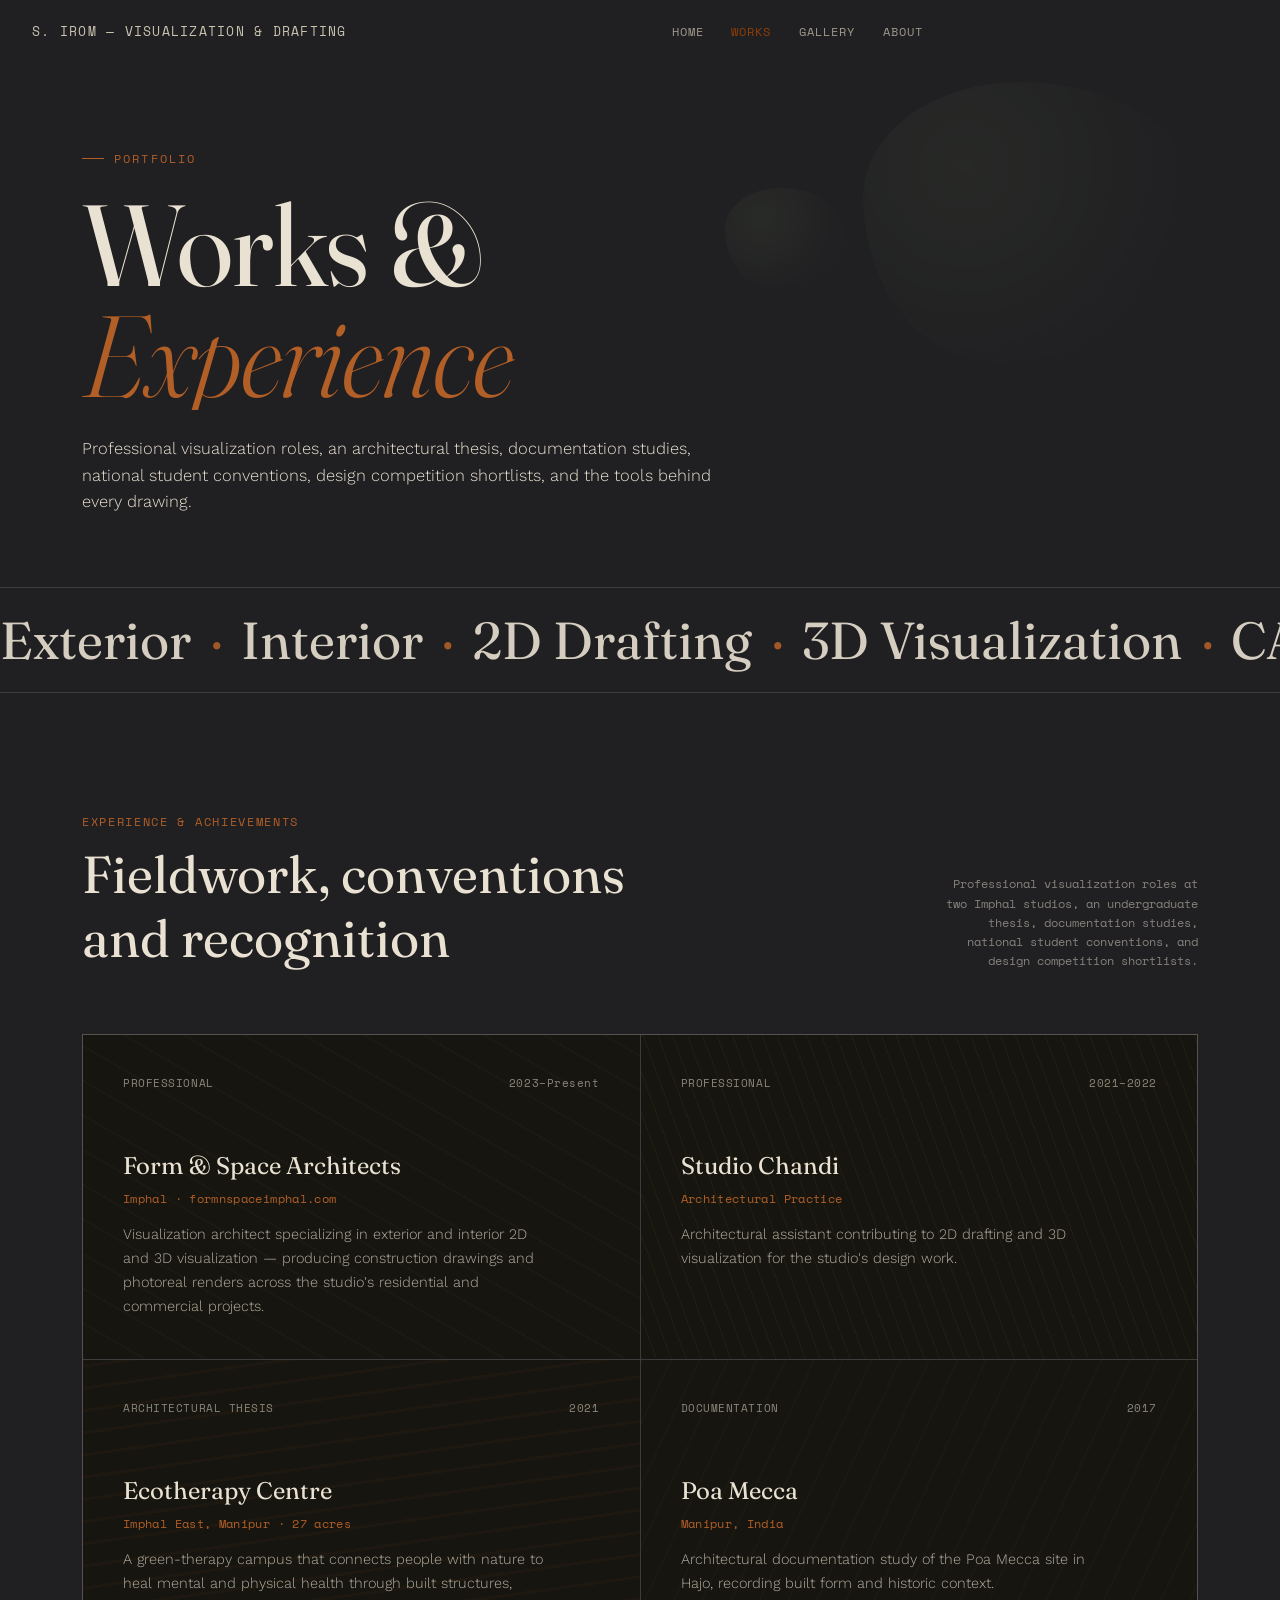
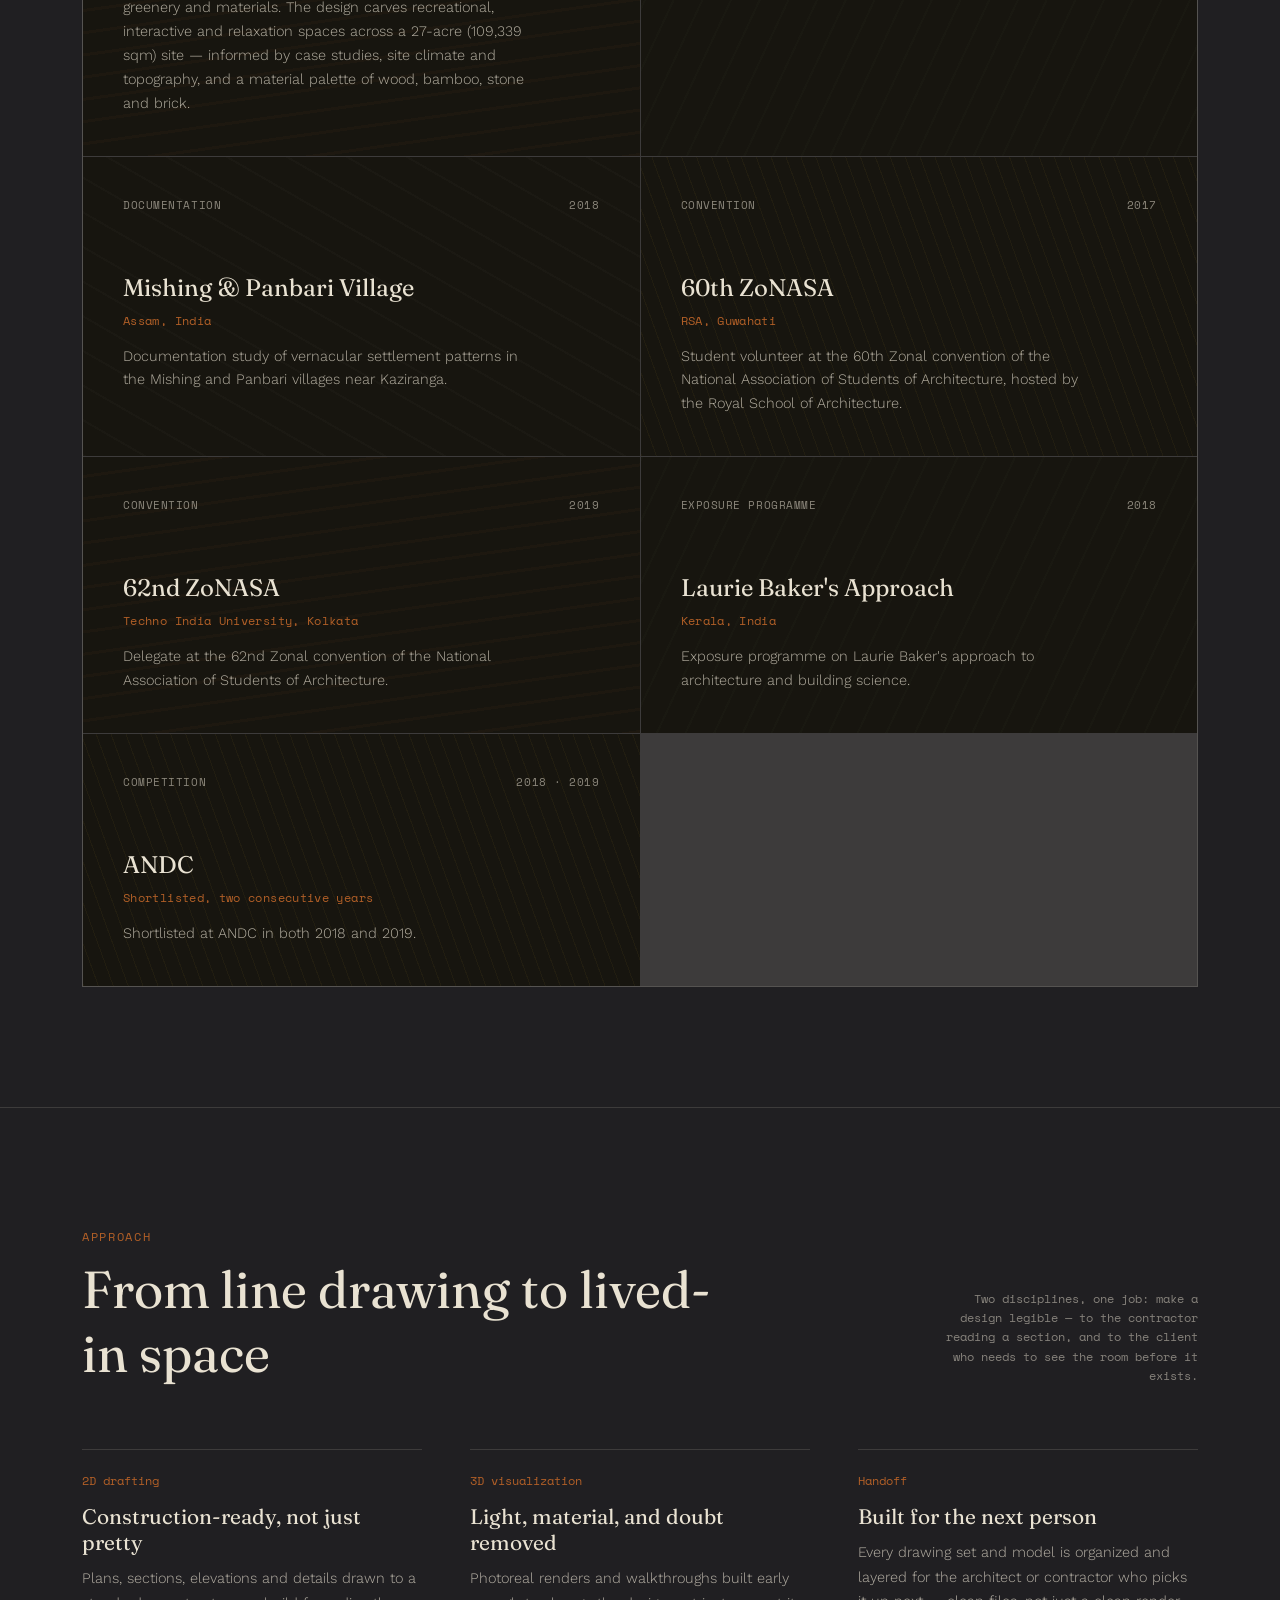
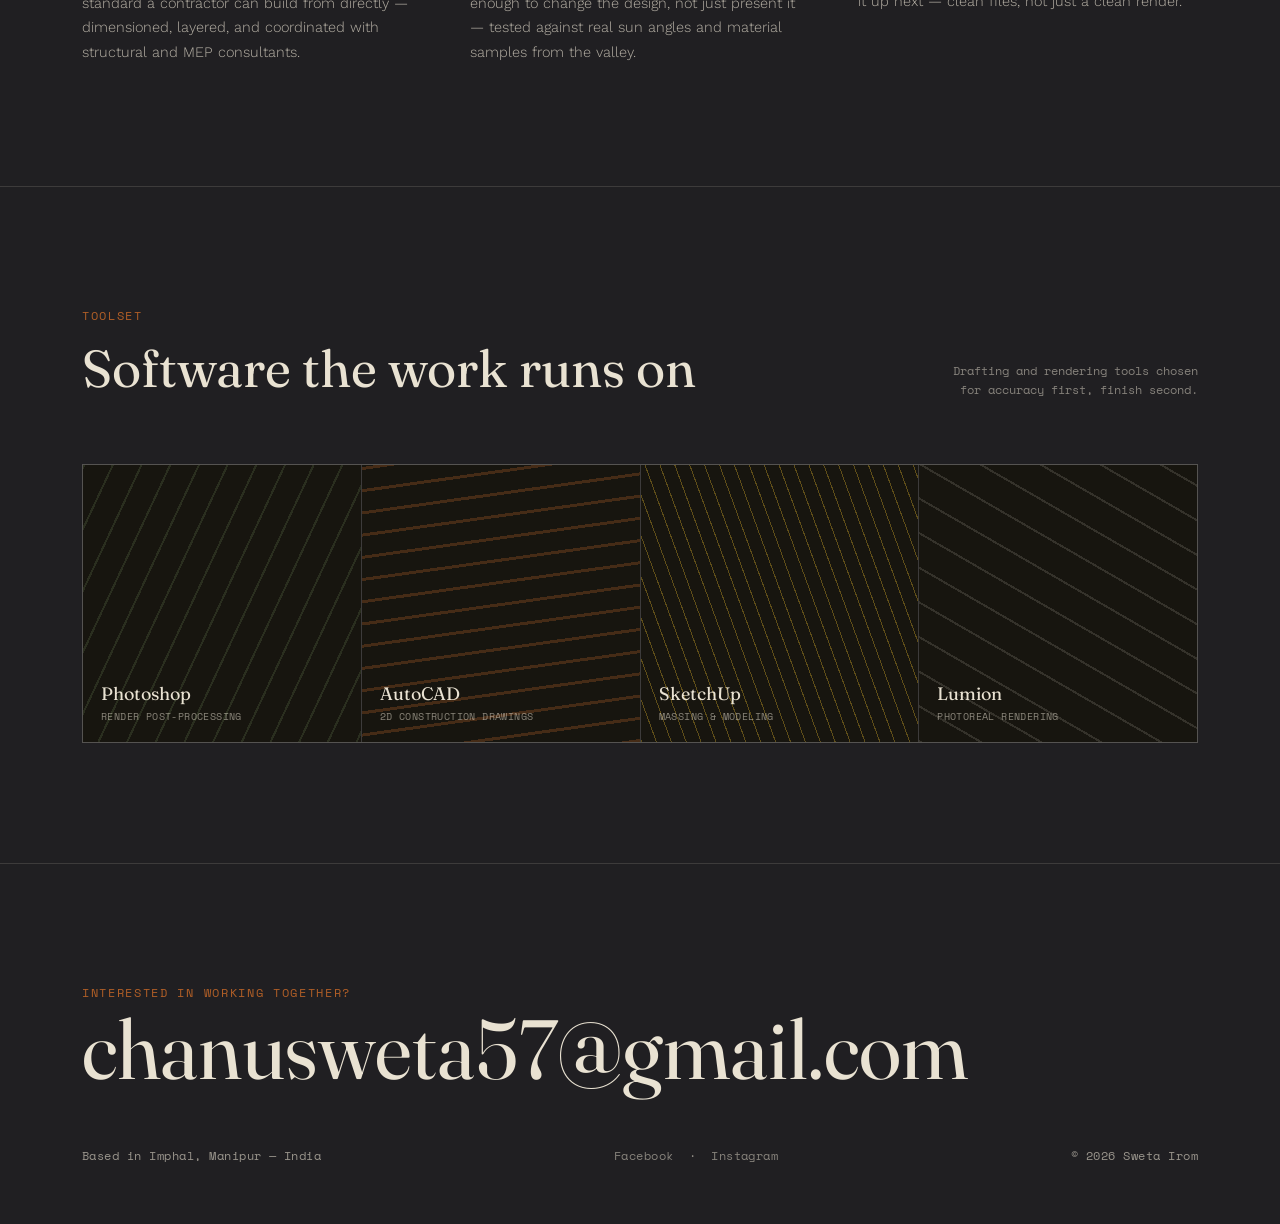
<file: works.html>
<!DOCTYPE html>
<html lang="en" data-theme="dark">
<head>
<meta charset="UTF-8">
<meta name="viewport" content="width=device-width, initial-scale=1.0">
<title>Works — Sweta Irom</title>
<link rel="preconnect" href="https://fonts.googleapis.com">
<link href="https://fonts.googleapis.com/css2?family=Fraunces:opsz,wght@9..144,300;9..144,400;9..144,500;9..144,600&family=Work+Sans:wght@300;400;500;600&family=Space+Mono:wght@400;700&display=swap" rel="stylesheet">
<link rel="stylesheet" href="css/style.css">
</head>
<body>

<div class="menu-scrim" id="scrim"></div>

<header class="nav">
  <div class="nav-mark">S. IROM — VISUALIZATION &amp; DRAFTING</div>
  <nav class="nav-links">
    <a href="index.html">Home</a>
    <a href="works.html" class="active">Works</a>
    <a href="gallery.html">Gallery</a>
    <a href="about.html">About</a>
  </nav>
  <div class="nav-controls">
    <button class="menu-toggle" id="menuToggle" aria-label="Open menu">MENU</button>
  </div>
</header>

<nav class="mobile-menu" id="mobileMenu">
  <a href="index.html">Home</a>
  <a href="works.html" class="active">Works</a>
  <a href="gallery.html">Gallery</a>
  <a href="about.html">About</a>
</nav>

<!-- ==================== PAGE HEADER ==================== -->
<div class="page-header">
  <div class="blob b1" style="opacity:0.25;"></div>
  <div class="blob b3" style="opacity:0.3;"></div>
  <div class="wrap page-header-content">
    <div class="eyebrow reveal">Portfolio</div>
    <h1 class="name hero-name page-hero-name">
      <span class="line"><span class="line-in">Works &amp;</span></span>
      <span class="line"><em class="line-in">Experience</em></span>
    </h1>
    <p class="hero-sub reveal">Professional visualization roles, an architectural thesis, documentation studies, national student conventions, design competition shortlists, and the tools behind every drawing.</p>
  </div>
</div>

<!-- ==================== MARQUEE ==================== -->
<div class="marquee" aria-hidden="true">
  <div class="marquee-track">
    <span>Exterior <em>&middot;</em> Interior <em>&middot;</em> 2D Drafting <em>&middot;</em> 3D Visualization <em>&middot;</em> CAD <em>&middot;</em> Lumion Renders <em>&middot;</em> Walkthroughs <em>&middot;</em> </span>
    <span>Exterior <em>&middot;</em> Interior <em>&middot;</em> 2D Drafting <em>&middot;</em> 3D Visualization <em>&middot;</em> CAD <em>&middot;</em> Lumion Renders <em>&middot;</em> Walkthroughs <em>&middot;</em> </span>
  </div>
</div>

<!-- ==================== ALL WORKS ==================== -->
<section id="works">
  <div class="wrap">
    <div class="section-head reveal">
      <div>
        <div class="section-label">Experience &amp; Achievements</div>
        <h2 class="section-title">Fieldwork, conventions and recognition</h2>
      </div>
      <div class="section-note">Professional visualization roles at two Imphal studios, an undergraduate thesis, documentation studies, national student conventions, and design competition shortlists.</div>
    </div>

    <div class="works-grid reveal">
      <div class="work-card">
        <div class="work-texture tex-stone"></div>
        <div class="work-top"><span>PROFESSIONAL</span><span>2023&ndash;Present</span></div>
        <div class="work-name">Form &amp; Space Architects</div>
        <div class="work-loc"><a href="https://formnspaceimphal.com/" target="_blank" rel="noopener">Imphal &middot; formnspaceimphal.com</a></div>
        <p class="work-desc">Visualization architect specializing in exterior and interior 2D and 3D visualization — producing construction drawings and photoreal renders across the studio's residential and commercial projects.</p>
      </div>
      <div class="work-card">
        <div class="work-texture tex-thatch"></div>
        <div class="work-top"><span>PROFESSIONAL</span><span>2021&ndash;2022</span></div>
        <div class="work-name">Studio Chandi</div>
        <div class="work-loc">Architectural Practice</div>
        <p class="work-desc">Architectural assistant contributing to 2D drafting and 3D visualization for the studio's design work.</p>
      </div>
      <div class="work-card">
        <div class="work-texture tex-lat"></div>
        <div class="work-top"><span>ARCHITECTURAL THESIS</span><span>2021</span></div>
        <div class="work-name">Ecotherapy Centre</div>
        <div class="work-loc">Imphal East, Manipur &middot; 27 acres</div>
        <p class="work-desc">A green-therapy campus that connects people with nature to heal mental and physical health through built structures, greenery and materials. The design carves recreational, interactive and relaxation spaces across a 27-acre (109,339 sqm) site — informed by case studies, site climate and topography, and a material palette of wood, bamboo, stone and brick.</p>
      </div>
      <div class="work-card">
        <div class="work-texture tex-bamboo"></div>
        <div class="work-top"><span>DOCUMENTATION</span><span>2017</span></div>
        <div class="work-name">Poa Mecca</div>
        <div class="work-loc">Manipur, India</div>
        <p class="work-desc">Architectural documentation study of the Poa Mecca site in Hajo, recording built form and historic context.</p>
      </div>
      <div class="work-card">
        <div class="work-texture tex-stone"></div>
        <div class="work-top"><span>DOCUMENTATION</span><span>2018</span></div>
        <div class="work-name">Mishing &amp; Panbari Village</div>
        <div class="work-loc">Assam, India</div>
        <p class="work-desc">Documentation study of vernacular settlement patterns in the Mishing and Panbari villages near Kaziranga.</p>
      </div>
      <div class="work-card">
        <div class="work-texture tex-thatch"></div>
        <div class="work-top"><span>CONVENTION</span><span>2017</span></div>
        <div class="work-name">60th ZoNASA</div>
        <div class="work-loc">RSA, Guwahati</div>
        <p class="work-desc">Student volunteer at the 60th Zonal convention of the National Association of Students of Architecture, hosted by the Royal School of Architecture.</p>
      </div>
      <div class="work-card">
        <div class="work-texture tex-lat"></div>
        <div class="work-top"><span>CONVENTION</span><span>2019</span></div>
        <div class="work-name">62nd ZoNASA</div>
        <div class="work-loc">Techno India University, Kolkata</div>
        <p class="work-desc">Delegate at the 62nd Zonal convention of the National Association of Students of Architecture.</p>
      </div>
      <div class="work-card">
        <div class="work-texture tex-bamboo"></div>
        <div class="work-top"><span>EXPOSURE PROGRAMME</span><span>2018</span></div>
        <div class="work-name">Laurie Baker's Approach</div>
        <div class="work-loc">Kerala, India</div>
        <p class="work-desc">Exposure programme on Laurie Baker's approach to architecture and building science.</p>
      </div>
      <div class="work-card">
        <div class="work-texture tex-thatch"></div>
        <div class="work-top"><span>COMPETITION</span><span>2018 &middot; 2019</span></div>
        <div class="work-name">ANDC</div>
        <div class="work-loc">Shortlisted, two consecutive years</div>
        <p class="work-desc">Shortlisted at ANDC in both 2018 and 2019.</p>
      </div>
    </div>
  </div>
</section>

<!-- ==================== APPROACH ==================== -->
<section id="approach">
  <div class="wrap">
    <div class="section-head reveal">
      <div>
        <div class="section-label">Approach</div>
        <h2 class="section-title">From line drawing to lived-in space</h2>
      </div>
      <div class="section-note">Two disciplines, one job: make a design legible — to the contractor reading a section, and to the client who needs to see the room before it exists.</div>
    </div>

    <div class="approach-grid">
      <div class="approach-item reveal">
        <div class="approach-num">2D drafting</div>
        <h3>Construction-ready, not just pretty</h3>
        <p>Plans, sections, elevations and details drawn to a standard a contractor can build from directly — dimensioned, layered, and coordinated with structural and MEP consultants.</p>
      </div>
      <div class="approach-item reveal">
        <div class="approach-num">3D visualization</div>
        <h3>Light, material, and doubt removed</h3>
        <p>Photoreal renders and walkthroughs built early enough to change the design, not just present it — tested against real sun angles and material samples from the valley.</p>
      </div>
      <div class="approach-item reveal">
        <div class="approach-num">Handoff</div>
        <h3>Built for the next person</h3>
        <p>Every drawing set and model is organized and layered for the architect or contractor who picks it up next — clean files, not just a clean render.</p>
      </div>
    </div>
  </div>
</section>

<!-- ==================== TOOLSET ==================== -->
<section id="toolset">
  <div class="wrap">
    <div class="section-head reveal">
      <div>
        <div class="section-label">Toolset</div>
        <h2 class="section-title">Software the work runs on</h2>
      </div>
      <div class="section-note">Drafting and rendering tools chosen for accuracy first, finish second.</div>
    </div>

    <div class="materials reveal">
      <div class="material"><div class="swatch-tex tex-bamboo"></div><h4>Photoshop</h4><span>RENDER POST-PROCESSING</span></div>
      <div class="material"><div class="swatch-tex tex-lat"></div><h4>AutoCAD</h4><span>2D CONSTRUCTION DRAWINGS</span></div>
      <div class="material"><div class="swatch-tex tex-thatch"></div><h4>SketchUp</h4><span>MASSING &amp; MODELING</span></div>
      <div class="material"><div class="swatch-tex tex-stone"></div><h4>Lumion</h4><span>PHOTOREAL RENDERING</span></div>
    </div>
  </div>
</section>

<!-- ==================== FOOTER ==================== -->
<footer class="contact">
  <div class="wrap contact-inner">
    <div class="section-label reveal">Interested in working together?</div>
    <h2 class="reveal"><a href="mailto:chanusweta57@gmail.com">chanusweta57@gmail.com</a></h2>

    <div class="contact-bottom">
      <span>Based in Imphal, Manipur — India</span>
      <span><a href="https://www.facebook.com/sweta.chanu" target="_blank" rel="noopener">Facebook</a> &nbsp;&middot;&nbsp; <a href="https://www.instagram.com/___swe_t___" target="_blank" rel="noopener">Instagram</a></span>
      <span>&copy; 2026 Sweta Irom</span>
    </div>
  </div>
</footer>

<script src="js/main.js"></script>
</body>
</html>
</file>
<file: css/style.css>
/* ============================================================
   Sweta Irom — Portfolio
   Shared styles across all pages
   ============================================================ */

/* --- Tokens ------------------------------------------------- */
:root {
  --serif: 'Fraunces', serif;
  --sans: 'Work Sans', sans-serif;
  --mono: 'Space Mono', monospace;
}

html[data-theme="dark"] {
  --ink: #17150F;
  --stone: #E9E2D2;
  --stoneware: #3A3833;
  --rust: #B15F27;
  --moss: #5C7048;
  --gold: #C9A227;
  --line: rgba(233, 226, 210, 0.14);
  --panel: rgba(255, 255, 255, 0.02);
  --contour-a: rgba(177, 95, 39, 0.30);
  --contour-b: rgba(92, 112, 72, 0.28);
  --contour-c: rgba(233, 226, 210, 0.14);
}

/* --- Reset -------------------------------------------------- */
*,
*::before,
*::after {
  margin: 0;
  padding: 0;
  box-sizing: border-box;
}

html {
  scroll-behavior: smooth;
}

body {
  /* Subtle grey lift over the near-black base; component surfaces
     still use --ink for depth. */
  background: #201F22;
  color: var(--stone);
  font-family: var(--sans);
  font-weight: 300;
  overflow-x: hidden;
  transition: background 0.4s ease, color 0.4s ease;
}

@media (prefers-reduced-motion: reduce) {
  * {
    animation-duration: 0.001ms !important;
    animation-iteration-count: 1 !important;
    transition-duration: 0.001ms !important;
    scroll-behavior: auto !important;
  }
}

a {
  color: inherit;
  text-decoration: none;
}

::selection {
  background: var(--rust);
  color: var(--ink);
}

img {
  max-width: 100%;
  display: block;
}

/* --- Layout ------------------------------------------------- */
.wrap {
  max-width: 1180px;
  margin: 0 auto;
  padding: 0 32px;
}

/* --- Nav ---------------------------------------------------- */
header.nav {
  position: fixed;
  top: 0;
  left: 0;
  right: 0;
  z-index: 100;
  padding: 20px 24px;
  display: flex;
  justify-content: space-between;
  align-items: center;
  background: var(--ink);
  border-bottom: 1px solid var(--line);
  transition: background 0.4s ease;
}

@media (min-width: 720px) {
  header.nav {
    padding: 22px 32px;
    background: transparent;
    border-bottom: none;
    mix-blend-mode: difference;
  }
}

.nav-mark {
  font-family: var(--mono);
  font-size: 12.5px;
  letter-spacing: 0.1em;
  text-transform: uppercase;
}

.nav-links {
  display: none;
  gap: 28px;
  font-family: var(--mono);
  font-size: 12px;
  letter-spacing: 0.08em;
  text-transform: uppercase;
}

.nav-links a {
  opacity: 0.75;
  transition: opacity 0.25s;
}

.nav-links a:hover,
.nav-links a.active {
  opacity: 1;
}

.nav-links a.active {
  color: var(--rust);
}

@media (min-width: 720px) {
  .nav-links {
    display: flex;
  }
}

.nav-controls {
  display: flex;
  align-items: center;
  gap: 14px;
}

.menu-toggle {
  font-family: var(--mono);
  font-size: 11px;
  letter-spacing: 0.06em;
  text-transform: uppercase;
  background: transparent;
  border: 1px solid var(--line);
  color: var(--stone);
  padding: 7px 12px;
  cursor: pointer;
  transition: border-color 0.25s, opacity 0.25s;
}

.menu-toggle:hover {
  border-color: var(--rust);
}

.menu-toggle {
  display: inline-block;
}

@media (min-width: 720px) {
  .menu-toggle {
    display: none;
  }
}

/* --- Mobile Menu -------------------------------------------- */
.mobile-menu {
  position: fixed;
  top: 0;
  right: 0;
  bottom: 0;
  width: 78vw;
  max-width: 320px;
  z-index: 200;
  background: var(--ink);
  border-left: 1px solid var(--line);
  display: flex;
  flex-direction: column;
  gap: 26px;
  padding: 90px 30px 30px;
  transform: translateX(100%);
  transition: transform 0.35s ease;
}

.mobile-menu.open {
  transform: translateX(0);
}

.mobile-menu a {
  font-family: var(--mono);
  font-size: 15px;
  letter-spacing: 0.06em;
  text-transform: uppercase;
}

.mobile-menu a.active {
  color: var(--rust);
}

.menu-scrim {
  position: fixed;
  inset: 0;
  z-index: 150;
  background: rgba(0, 0, 0, 0.4);
  opacity: 0;
  pointer-events: none;
  transition: opacity 0.3s ease;
}

.menu-scrim.open {
  opacity: 1;
  pointer-events: auto;
}

/* --- Hero --------------------------------------------------- */
.hero {
  position: relative;
  min-height: 100vh;
  display: flex;
  flex-direction: column;
  justify-content: flex-end;
  padding-bottom: 64px;
  padding-top: 110px;
  overflow: hidden;
  border-bottom: 1px solid var(--line);
}

#contour {
  position: absolute;
  inset: 0;
  width: 100%;
  height: 100%;
  opacity: 0.55;
}

.blob {
  position: absolute;
  filter: blur(0.5px);
  background: radial-gradient(circle at 30% 30%, rgba(92, 112, 72, 0.5), rgba(92, 112, 72, 0.05) 70%);
  border-radius: 46% 54% 61% 39% / 41% 44% 56% 59%;
  animation: drift 22s ease-in-out infinite, morph 14s ease-in-out infinite;
  pointer-events: none;
}

.blob.b1 {
  width: 340px;
  height: 280px;
  top: 14%;
  right: 6%;
}

.blob.b2 {
  width: 180px;
  height: 150px;
  top: 58%;
  right: 22%;
  background: radial-gradient(circle at 40% 40%, rgba(177, 95, 39, 0.32), rgba(177, 95, 39, 0.03) 70%);
  animation-duration: 28s, 17s;
}

.blob.b3 {
  width: 120px;
  height: 100px;
  top: 32%;
  right: 34%;
  opacity: 0.6;
  animation-duration: 19s, 11s;
}

@media (max-width: 720px) {
  .blob {
    display: none;
  }
}

@keyframes drift {
  0%, 100% { transform: translate(0, 0); }
  50% { transform: translate(-24px, 30px); }
}

@keyframes morph {
  0%, 100% { border-radius: 46% 54% 61% 39% / 41% 44% 56% 59%; }
  50% { border-radius: 58% 42% 38% 62% / 55% 60% 40% 45%; }
}

.hero-content {
  position: relative;
  z-index: 2;
}

.eyebrow {
  font-family: var(--mono);
  font-size: 12px;
  letter-spacing: 0.18em;
  text-transform: uppercase;
  color: var(--rust);
  margin-bottom: 22px;
  display: flex;
  align-items: center;
  gap: 10px;
}

.eyebrow::before {
  content: '';
  width: 22px;
  height: 1px;
  background: var(--rust);
  display: inline-block;
}

h1.name {
  font-family: var(--serif);
  font-weight: 400;
  font-size: clamp(42px, 9vw, 118px);
  line-height: 0.96;
  letter-spacing: -0.01em;
}

h1.name em {
  font-style: italic;
  font-weight: 300;
  color: var(--rust);
}

.hero-sub {
  max-width: 560px;
  margin-top: 26px;
  font-size: 16.5px;
  line-height: 1.6;
  font-weight: 300;
  color: var(--stone);
  opacity: 0.78;
}

.hero-meta {
  display: flex;
  gap: 32px;
  margin-top: 48px;
  flex-wrap: wrap;
  font-family: var(--mono);
  font-size: 12px;
  letter-spacing: 0.05em;
  color: var(--stone);
  opacity: 0.7;
}

.hero-meta span {
  display: block;
  opacity: 1;
  color: var(--stone);
  font-size: 13px;
  margin-top: 4px;
}

/* --- CTA Button --------------------------------------------- */
.cta-row {
  margin-top: 48px;
  display: flex;
  gap: 20px;
  flex-wrap: wrap;
}

.btn {
  display: inline-flex;
  align-items: center;
  gap: 10px;
  font-family: var(--mono);
  font-size: 12px;
  letter-spacing: 0.1em;
  text-transform: uppercase;
  padding: 14px 28px;
  border: 1px solid var(--rust);
  color: var(--rust);
  transition: background 0.3s, color 0.3s;
  cursor: pointer;
  background: transparent;
}

.btn:hover {
  background: var(--rust);
  color: var(--ink);
}

.btn-primary {
  background: var(--rust);
  color: var(--ink);
}

.btn-primary:hover {
  background: transparent;
  color: var(--rust);
}

.btn .arrow {
  transition: transform 0.3s;
}

.btn:hover .arrow {
  transform: translateX(4px);
}

/* --- Sections ----------------------------------------------- */
section {
  padding: 88px 0;
  border-bottom: 1px solid var(--line);
  position: relative;
}

@media (min-width: 720px) {
  section {
    padding: 120px 0;
  }
}

.section-head {
  display: flex;
  justify-content: space-between;
  align-items: flex-end;
  margin-bottom: 52px;
  gap: 24px;
  flex-wrap: wrap;
}

@media (min-width: 720px) {
  .section-head {
    margin-bottom: 64px;
  }
}

.section-label {
  font-family: var(--mono);
  font-size: 12px;
  letter-spacing: 0.14em;
  text-transform: uppercase;
  color: var(--rust);
}

h2.section-title {
  font-family: var(--serif);
  font-weight: 400;
  font-size: clamp(28px, 4.5vw, 52px);
  margin-top: 12px;
  max-width: 640px;
}

.section-note {
  font-family: var(--mono);
  font-size: 12px;
  color: var(--stone);
  opacity: 0.5;
  max-width: 260px;
  line-height: 1.6;
  text-align: right;
}

/* --- Reveal Animation --------------------------------------- */
.reveal {
  opacity: 0;
  transform: translateY(28px);
  transition: opacity 0.8s ease, transform 0.8s ease;
}

.reveal.in {
  opacity: 1;
  transform: translateY(0);
}

/* --- Work Cards --------------------------------------------- */
.works-grid {
  display: grid;
  grid-template-columns: 1fr;
  gap: 1px;
  background: var(--line);
  border: 1px solid var(--line);
}

@media (min-width: 820px) {
  .works-grid {
    grid-template-columns: 1fr 1fr;
  }
}

.work-card {
  background: var(--ink);
  padding: 32px;
  position: relative;
  overflow: hidden;
  transition: background 0.4s ease;
}

@media (min-width: 720px) {
  .work-card {
    padding: 40px;
  }
}

.work-card:hover {
  background: var(--panel);
}

.work-card:hover .work-texture {
  transform: scale(1.06);
  opacity: 0.28;
}

.work-texture {
  position: absolute;
  inset: 0;
  opacity: 0.14;
  transition: transform 0.6s ease, opacity 0.6s ease;
  background-repeat: repeat;
  z-index: 0;
}

.tex-bamboo {
  background-image: repeating-linear-gradient(115deg, var(--contour-b) 0px, var(--contour-b) 2px, transparent 2px, transparent 26px);
}

.tex-lat {
  background-image: repeating-linear-gradient(-8deg, var(--contour-a) 0px, var(--contour-a) 3px, transparent 3px, transparent 22px);
}

.tex-thatch {
  background-image: repeating-linear-gradient(70deg, rgba(201, 162, 39, 0.4) 0px, rgba(201, 162, 39, 0.4) 1px, transparent 1px, transparent 14px);
}

.tex-stone {
  background-image: repeating-linear-gradient(30deg, var(--contour-c) 0px, var(--contour-c) 2px, transparent 2px, transparent 30px);
}

.work-top {
  position: relative;
  z-index: 1;
  display: flex;
  justify-content: space-between;
  font-family: var(--mono);
  font-size: 11px;
  letter-spacing: 0.05em;
  color: var(--stone);
  opacity: 0.55;
  margin-bottom: 60px;
}

.work-name {
  position: relative;
  z-index: 1;
  font-family: var(--serif);
  font-size: 24px;
  font-weight: 400;
  margin-bottom: 10px;
}

.work-loc {
  position: relative;
  z-index: 1;
  font-family: var(--mono);
  font-size: 12px;
  color: var(--rust);
  margin-bottom: 16px;
  letter-spacing: 0.03em;
}

.work-desc {
  position: relative;
  z-index: 1;
  font-size: 14.5px;
  line-height: 1.65;
  color: var(--stone);
  opacity: 0.75;
  max-width: 420px;
}

/* --- Approach ----------------------------------------------- */
.approach-grid {
  display: grid;
  grid-template-columns: 1fr;
  gap: 40px;
}

@media (min-width: 820px) {
  .approach-grid {
    grid-template-columns: repeat(3, 1fr);
    gap: 48px;
  }
}

.approach-item {
  border-top: 1px solid var(--line);
  padding-top: 22px;
}

.approach-num {
  font-family: var(--mono);
  font-size: 12px;
  color: var(--rust);
  margin-bottom: 14px;
}

.approach-item h3 {
  font-family: var(--serif);
  font-size: 21px;
  font-weight: 400;
  margin-bottom: 12px;
}

.approach-item p {
  font-size: 14.5px;
  line-height: 1.7;
  color: var(--stone);
  opacity: 0.75;
}

/* --- Materials / Toolset ------------------------------------ */
.materials {
  display: grid;
  grid-template-columns: repeat(2, 1fr);
  gap: 1px;
  background: var(--line);
  border: 1px solid var(--line);
}

@media (min-width: 720px) {
  .materials {
    grid-template-columns: repeat(4, 1fr);
  }
}

.material {
  background: var(--ink);
  aspect-ratio: 1;
  position: relative;
  padding: 18px;
  display: flex;
  flex-direction: column;
  justify-content: flex-end;
  overflow: hidden;
}

.material .swatch-tex {
  position: absolute;
  inset: 0;
}

.material h4 {
  position: relative;
  font-family: var(--serif);
  font-size: 18px;
  font-weight: 400;
  margin-bottom: 4px;
}

.material span {
  position: relative;
  font-family: var(--mono);
  font-size: 10px;
  color: var(--stone);
  opacity: 0.55;
  letter-spacing: 0.04em;
}

/* --- About -------------------------------------------------- */
.about-grid {
  display: grid;
  grid-template-columns: 1fr;
  gap: 44px;
}

@media (min-width: 900px) {
  .about-grid {
    grid-template-columns: 1.1fr 0.9fr;
    gap: 56px;
  }
}

.about-bio p {
  font-size: 15.5px;
  line-height: 1.75;
  color: var(--stone);
  opacity: 0.82;
  margin-bottom: 20px;
  max-width: 520px;
}

.quote {
  font-family: var(--serif);
  font-style: italic;
  font-size: 22px;
  line-height: 1.5;
  color: var(--stone);
  border-left: 2px solid var(--rust);
  padding-left: 22px;
  margin-top: 32px;
  max-width: 480px;
}

.credentials {
  font-family: var(--mono);
  font-size: 12.5px;
  line-height: 2.1;
  color: var(--stone);
  opacity: 0.75;
}

.credentials .cred-label {
  color: var(--rust);
  opacity: 1;
  display: block;
  margin-top: 18px;
  letter-spacing: 0.08em;
}

.credentials .cred-label:first-child {
  margin-top: 0;
}

/* --- Featured Preview (Home page) --------------------------- */
.featured-grid {
  display: grid;
  grid-template-columns: 1fr;
  gap: 1px;
  background: var(--line);
  border: 1px solid var(--line);
}

@media (min-width: 820px) {
  .featured-grid {
    grid-template-columns: 1fr 1fr;
  }
}

.stat-strip {
  display: grid;
  grid-template-columns: repeat(2, 1fr);
  gap: 1px;
  background: var(--line);
  border: 1px solid var(--line);
  margin-top: 64px;
}

@media (min-width: 720px) {
  .stat-strip {
    grid-template-columns: repeat(4, 1fr);
  }
}

.stat-cell {
  background: var(--ink);
  padding: 32px;
  text-align: center;
}

.stat-num {
  font-family: var(--serif);
  font-size: clamp(32px, 5vw, 52px);
  font-weight: 400;
  color: var(--rust);
  line-height: 1;
  margin-bottom: 8px;
}

.stat-label {
  font-family: var(--mono);
  font-size: 11px;
  letter-spacing: 0.08em;
  text-transform: uppercase;
  color: var(--stone);
  opacity: 0.6;
}

/* --- Testimonial -------------------------------------------- */
.testimonial-section {
  text-align: center;
  max-width: 680px;
  margin: 0 auto;
}

.testimonial-quote {
  font-family: var(--serif);
  font-style: italic;
  font-size: clamp(20px, 3vw, 28px);
  line-height: 1.55;
  color: var(--stone);
  opacity: 0.9;
  margin-bottom: 24px;
}

.testimonial-attr {
  font-family: var(--mono);
  font-size: 12px;
  letter-spacing: 0.08em;
  text-transform: uppercase;
  color: var(--rust);
}

/* --- Footer / Contact --------------------------------------- */
footer.contact {
  padding: 88px 0 50px;
  border-bottom: none;
}

@media (min-width: 720px) {
  footer.contact {
    padding: 120px 0 60px;
  }
}

.contact-inner {
  display: flex;
  flex-direction: column;
  align-items: flex-start;
  gap: 6px;
}

.contact-inner h2 {
  font-family: var(--serif);
  font-weight: 400;
  font-size: clamp(30px, 7vw, 84px);
  line-height: 1;
  word-break: break-word;
}

.contact-inner h2 a {
  border-bottom: 1px solid transparent;
  transition: border-color 0.3s;
}

.contact-inner h2 a:hover {
  border-color: var(--rust);
  color: var(--rust);
}

.contact-bottom {
  margin-top: 50px;
  display: flex;
  flex-wrap: wrap;
  justify-content: space-between;
  gap: 16px;
  width: 100%;
  font-family: var(--mono);
  font-size: 12px;
  color: var(--stone);
  opacity: 0.6;
  letter-spacing: 0.04em;
}

.contact-bottom a {
  opacity: 0.85;
}

.contact-bottom a:hover {
  color: var(--rust);
  opacity: 1;
}

/* --- Page Header (inner pages) ------------------------------ */
.page-header {
  padding-top: 130px;
  padding-bottom: 64px;
  border-bottom: 1px solid var(--line);
  position: relative;
  overflow: hidden;
}

.page-header .blob {
  opacity: 0.35;
}

.page-header-content {
  position: relative;
  z-index: 2;
}

/* ==================== GALLERY ==================== */
.gallery-filters {
  display: flex;
  flex-wrap: wrap;
  gap: 8px;
  align-items: center;
}

.gallery-filter {
  font-family: var(--mono);
  font-size: 11px;
  letter-spacing: 0.08em;
  text-transform: uppercase;
  padding: 8px 16px;
  background: transparent;
  border: 1px solid var(--line);
  color: var(--stone);
  cursor: pointer;
  transition: border-color 0.3s ease, color 0.3s ease, background 0.3s ease;
}

.gallery-filter:hover {
  border-color: var(--rust);
  color: var(--rust);
}

.gallery-filter.active {
  background: var(--rust);
  border-color: var(--rust);
  color: var(--ink);
}

.project-block {
  margin-top: 48px;
}

.project-block.is-hidden { display: none; }

.project-head {
  display: flex;
  flex-wrap: wrap;
  align-items: baseline;
  gap: 6px 16px;
  padding-bottom: 14px;
  border-bottom: 1px solid var(--line);
}

.project-title {
  font-family: var(--serif);
  font-size: clamp(22px, 3vw, 30px);
  font-weight: 400;
  color: var(--stone);
}

.project-meta {
  font-family: var(--mono);
  font-size: 12px;
  letter-spacing: 0.04em;
  color: var(--rust);
}

.gallery-grid {
  columns: 1;
  column-gap: 16px;
  margin-top: 20px;
}

@media (min-width: 620px) {
  .gallery-grid { columns: 2; }
}

@media (min-width: 980px) {
  .gallery-grid { columns: 3; }
}

.gallery-item {
  position: relative;
  margin: 0 0 16px;
  break-inside: avoid;
  overflow: hidden;
  background: var(--ink);
  border: 1px solid var(--line);
  cursor: pointer;
  transition: transform 0.4s ease;
}

.gallery-item.is-hidden { display: none; }

.gallery-item img {
  display: block;
  width: 100%;
  height: auto;
}

.gallery-item:hover { transform: translateY(-3px); }

/* Placeholder tiles show a textured block until real media is added */
.gallery-item.is-placeholder {
  aspect-ratio: 4 / 3;
}

.gallery-item .work-texture {
  position: absolute;
  inset: 0;
  opacity: 0.18;
}

.gallery-item figcaption {
  position: relative;
  z-index: 2;
  display: flex;
  align-items: center;
  gap: 10px;
  padding: 14px 16px;
  font-family: var(--mono);
  font-size: 12px;
  color: var(--stone);
  background: linear-gradient(to top, rgba(0, 0, 0, 0.28), transparent);
}

.gallery-item.is-placeholder figcaption {
  position: absolute;
  left: 0;
  right: 0;
  bottom: 0;
  opacity: 0.75;
}

.gallery-tag {
  font-size: 10px;
  letter-spacing: 0.1em;
  color: var(--rust);
  border: 1px solid var(--rust);
  padding: 2px 7px;
}

.gallery-play {
  position: absolute;
  top: 50%;
  left: 50%;
  z-index: 2;
  width: 56px;
  height: 56px;
  transform: translate(-50%, -50%);
  border-radius: 50%;
  background: var(--rust);
  transition: transform 0.3s ease;
}

.gallery-play::after {
  content: "";
  position: absolute;
  top: 50%;
  left: 54%;
  transform: translate(-50%, -50%);
  border-style: solid;
  border-width: 10px 0 10px 17px;
  border-color: transparent transparent transparent var(--ink);
}

.gallery-item:hover .gallery-play { transform: translate(-50%, -50%) scale(1.1); }

.gallery-note {
  margin-top: 28px;
  font-family: var(--mono);
  font-size: 13px;
  color: var(--stone);
  opacity: 0.7;
}

.gallery-note a { color: var(--rust); }

/* ==================== LIGHTBOX ==================== */
.lightbox {
  position: fixed;
  inset: 0;
  z-index: 200;
  display: none;
  align-items: center;
  justify-content: center;
  padding: 24px;
  background: rgba(0, 0, 0, 0.9);
}

.lightbox.open { display: flex; }

.lightbox-content {
  max-width: 92vw;
  max-height: 88vh;
}

.lightbox-content img,
.lightbox-content video {
  display: block;
  max-width: 92vw;
  max-height: 88vh;
  width: auto;
  height: auto;
}

.lightbox-close {
  position: absolute;
  top: 20px;
  right: 26px;
  background: transparent;
  border: none;
  color: #E9E2D2;
  font-size: 40px;
  line-height: 1;
  cursor: pointer;
}

/* ============================================================
   HOME — Editorial redesign (Septiembre-inspired motion)
   ============================================================ */

/* --- Hero layout ------------------------------------------- */
.hero--home {
  justify-content: center;
  padding-top: 130px;
  padding-bottom: 40px;
}

.hero-grid {
  position: relative;
  z-index: 2;
  display: grid;
  grid-template-columns: 1fr;
  gap: 40px;
  align-items: center;
  width: 100%;
}

@media (min-width: 900px) {
  .hero-grid {
    grid-template-columns: 1.05fr 0.95fr;
    gap: 56px;
  }
}

/* Staggered word-by-word hero name reveal */
.hero-name .line {
  display: block;
  overflow: hidden;
}

.hero-name .line-in {
  display: inline-block;
  transform: translateY(105%);
  transition: transform 1s cubic-bezier(0.22, 1, 0.36, 1);
}

.hero-name .line:nth-child(2) .line-in {
  transition-delay: 0.12s;
}

body.loaded .hero-name .line-in {
  transform: translateY(0);
}

/* Hero image */
.hero-figure {
  position: relative;
  margin: 0;
}

.hero-figure figcaption {
  margin-top: 14px;
  font-family: var(--mono);
  font-size: 11.5px;
  letter-spacing: 0.05em;
  color: var(--stone);
  opacity: 0.6;
}

.hero-figure img {
  width: 100%;
  height: clamp(320px, 52vh, 560px);
  object-fit: cover;
  will-change: transform;
}

/* Rounded corners on home imagery (reference-inspired) */
.hero-figure .mask-reveal,
.feature-media .mask-reveal,
.feature-media {
  border-radius: 18px;
}

.hero-figure .mask-reveal img,
.feature-media .mask-reveal img,
.feature-media img {
  border-radius: 18px;
}

/* Image mask reveal (clip from bottom) */
.mask-reveal {
  position: relative;
  overflow: hidden;
  clip-path: inset(100% 0 0 0);
  transition: clip-path 1.1s cubic-bezier(0.22, 1, 0.36, 1);
}

.mask-reveal.in,
.reveal.in .mask-reveal,
body.loaded .hero-figure .mask-reveal {
  clip-path: inset(0 0 0 0);
}

.mask-reveal img {
  transition: transform 1.4s cubic-bezier(0.22, 1, 0.36, 1);
}

/* Scroll cue */
.hero-scroll {
  position: absolute;
  bottom: 26px;
  left: 50%;
  transform: translateX(-50%);
  z-index: 2;
  font-family: var(--mono);
  font-size: 11px;
  letter-spacing: 0.14em;
  text-transform: uppercase;
  color: var(--stone);
  opacity: 0.55;
  display: flex;
  align-items: center;
  gap: 8px;
}

.hero-scroll span {
  animation: bob 1.8s ease-in-out infinite;
}

@keyframes bob {
  0%, 100% { transform: translateY(0); }
  50% { transform: translateY(5px); }
}

@media (max-width: 899px) {
  .hero-scroll { display: none; }
}

/* --- Marquee ----------------------------------------------- */
.marquee {
  overflow: hidden;
  border-bottom: 1px solid var(--line);
  padding: 20px 0;
  white-space: nowrap;
}

.marquee-track {
  display: inline-flex;
  animation: marquee 26s linear infinite;
}

.marquee-track span {
  font-family: var(--serif);
  font-size: clamp(26px, 4.5vw, 52px);
  font-weight: 400;
  padding-right: 0.3em;
  color: var(--stone);
  opacity: 0.9;
}

.marquee-track em {
  font-style: normal;
  color: var(--rust);
  padding: 0 0.15em;
}

@keyframes marquee {
  from { transform: translateX(0); }
  to { transform: translateX(-50%); }
}

/* --- Featured editorial rows ------------------------------- */
.feature-list {
  display: flex;
  flex-direction: column;
  gap: 4px;
}

.feature-row {
  display: grid;
  grid-template-columns: 1fr;
  gap: 24px;
  align-items: center;
  padding: 40px 0;
  border-top: 1px solid var(--line);
}

.feature-row:last-child { border-bottom: 1px solid var(--line); }

@media (min-width: 820px) {
  .feature-row {
    grid-template-columns: 1.15fr 1fr;
    gap: 48px;
    padding: 56px 0;
  }
  .feature-row--rev .feature-media { order: 2; }
  .feature-row--rev .feature-body { order: 1; }
}

.feature-media {
  overflow: hidden;
}

.feature-media img {
  width: 100%;
  height: clamp(240px, 40vh, 420px);
  object-fit: cover;
}

.feature-row:hover .feature-media img {
  transform: scale(1.05);
}

.feature-index {
  font-family: var(--mono);
  font-size: 12px;
  color: var(--rust);
  margin-bottom: 16px;
}

.feature-top {
  display: flex;
  justify-content: space-between;
  max-width: 340px;
  font-family: var(--mono);
  font-size: 11px;
  letter-spacing: 0.05em;
  color: var(--stone);
  opacity: 0.55;
  margin-bottom: 14px;
}

.feature-name {
  font-family: var(--serif);
  font-weight: 400;
  font-size: clamp(28px, 4vw, 46px);
  line-height: 1.02;
  margin-bottom: 10px;
}

.feature-loc {
  font-family: var(--mono);
  font-size: 12px;
  color: var(--rust);
  margin-bottom: 18px;
  letter-spacing: 0.03em;
}

.feature-desc {
  font-size: 15px;
  line-height: 1.7;
  color: var(--stone);
  opacity: 0.78;
  max-width: 460px;
  margin-bottom: 22px;
}

.feature-cta {
  font-family: var(--mono);
  font-size: 12px;
  letter-spacing: 0.1em;
  text-transform: uppercase;
  color: var(--rust);
  display: inline-flex;
  align-items: center;
  gap: 8px;
}

.feature-cta .arrow { transition: transform 0.3s; }
.feature-row:hover .feature-cta .arrow { transform: translateX(5px); }

/* --- Showcase full-bleed ----------------------------------- */
.showcase {
  position: relative;
  padding: 0;
  border-bottom: 1px solid var(--line);
  min-height: 70vh;
  display: flex;
  align-items: center;
  overflow: hidden;
}

.showcase-media {
  position: absolute;
  inset: 0;
  z-index: 0;
}

.showcase-media img {
  width: 100%;
  height: 120%;
  object-fit: cover;
  will-change: transform;
}

.showcase-media::after {
  content: '';
  position: absolute;
  inset: 0;
  background: linear-gradient(to top, var(--ink) 4%, rgba(23, 21, 15, 0.55) 55%, rgba(23, 21, 15, 0.7));
}

.showcase-inner {
  position: relative;
  z-index: 1;
  text-align: center;
  padding-top: 100px;
  padding-bottom: 100px;
}

.showcase-quote {
  font-family: var(--serif);
  font-style: italic;
  font-size: clamp(24px, 4vw, 46px);
  line-height: 1.4;
  max-width: 820px;
  margin: 0 auto 20px;
  color: var(--stone);
}

.showcase-attr {
  font-family: var(--mono);
  font-size: 12px;
  letter-spacing: 0.1em;
  text-transform: uppercase;
  color: var(--rust);
}

/* ============================================================
   Inner pages — editorial header + motion
   ============================================================ */

/* Larger, editorial inner-page headers */
.page-header {
  padding-top: 150px;
  padding-bottom: 72px;
}

.page-hero-name {
  font-size: clamp(40px, 8vw, 96px);
  line-height: 0.98;
  margin-top: 18px;
}

.page-header .hero-sub {
  margin-top: 26px;
  max-width: 640px;
}

/* Rounded gallery tiles to match the editorial rounded imagery */
.gallery-item {
  border-radius: 16px;
}

.gallery-item img {
  border-radius: 16px;
}
</file>
